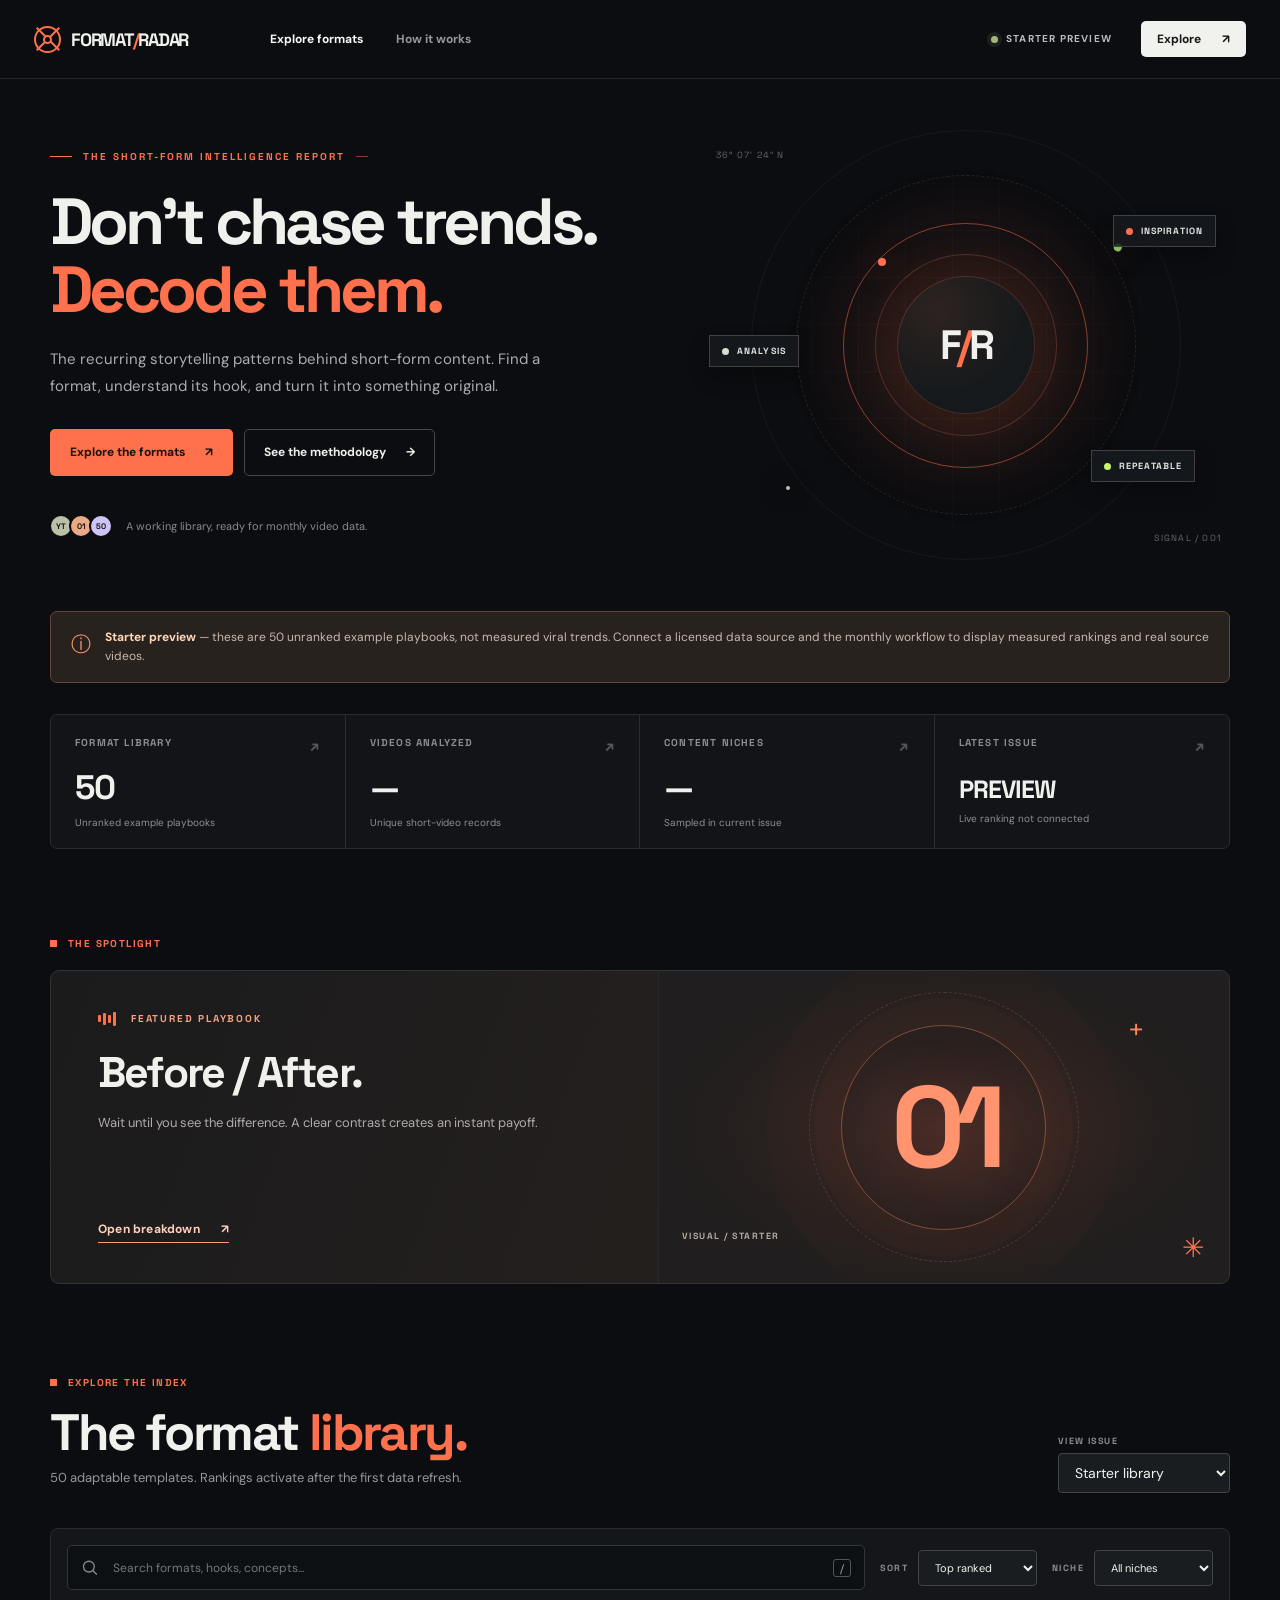
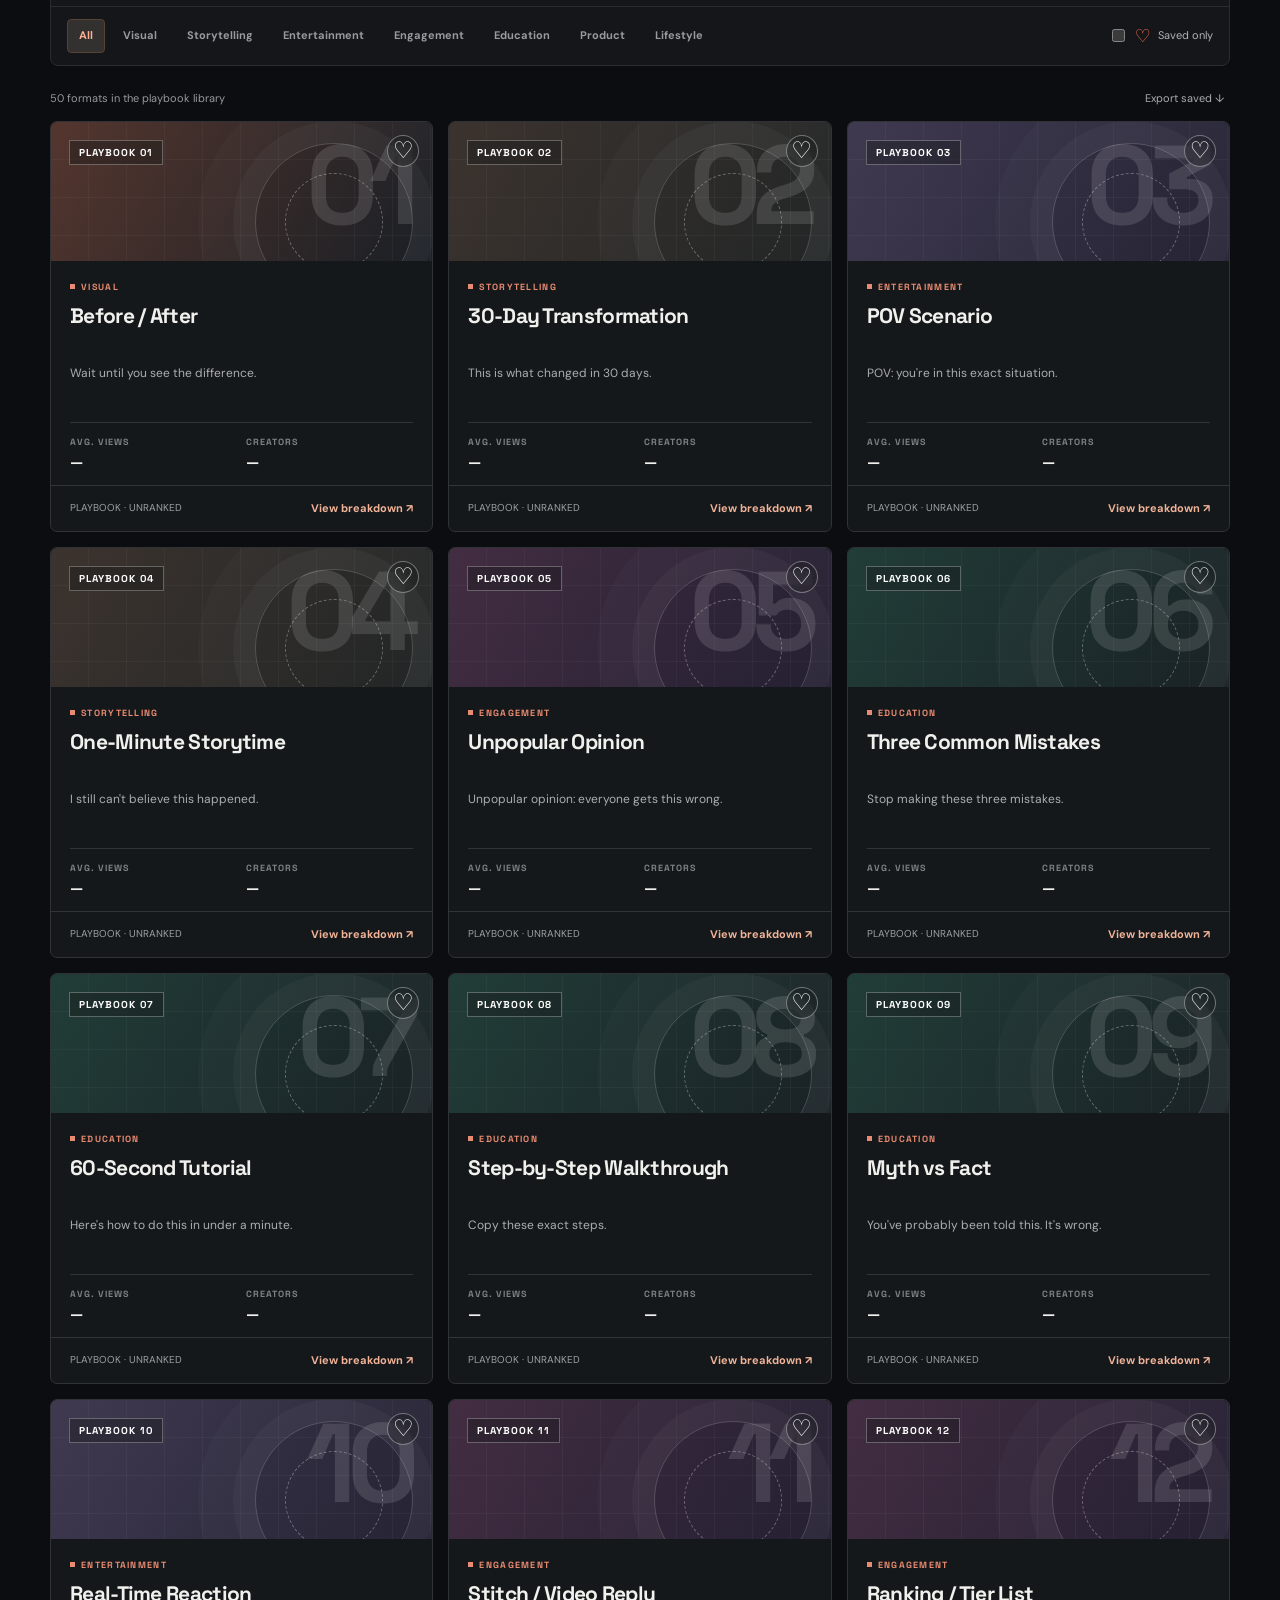
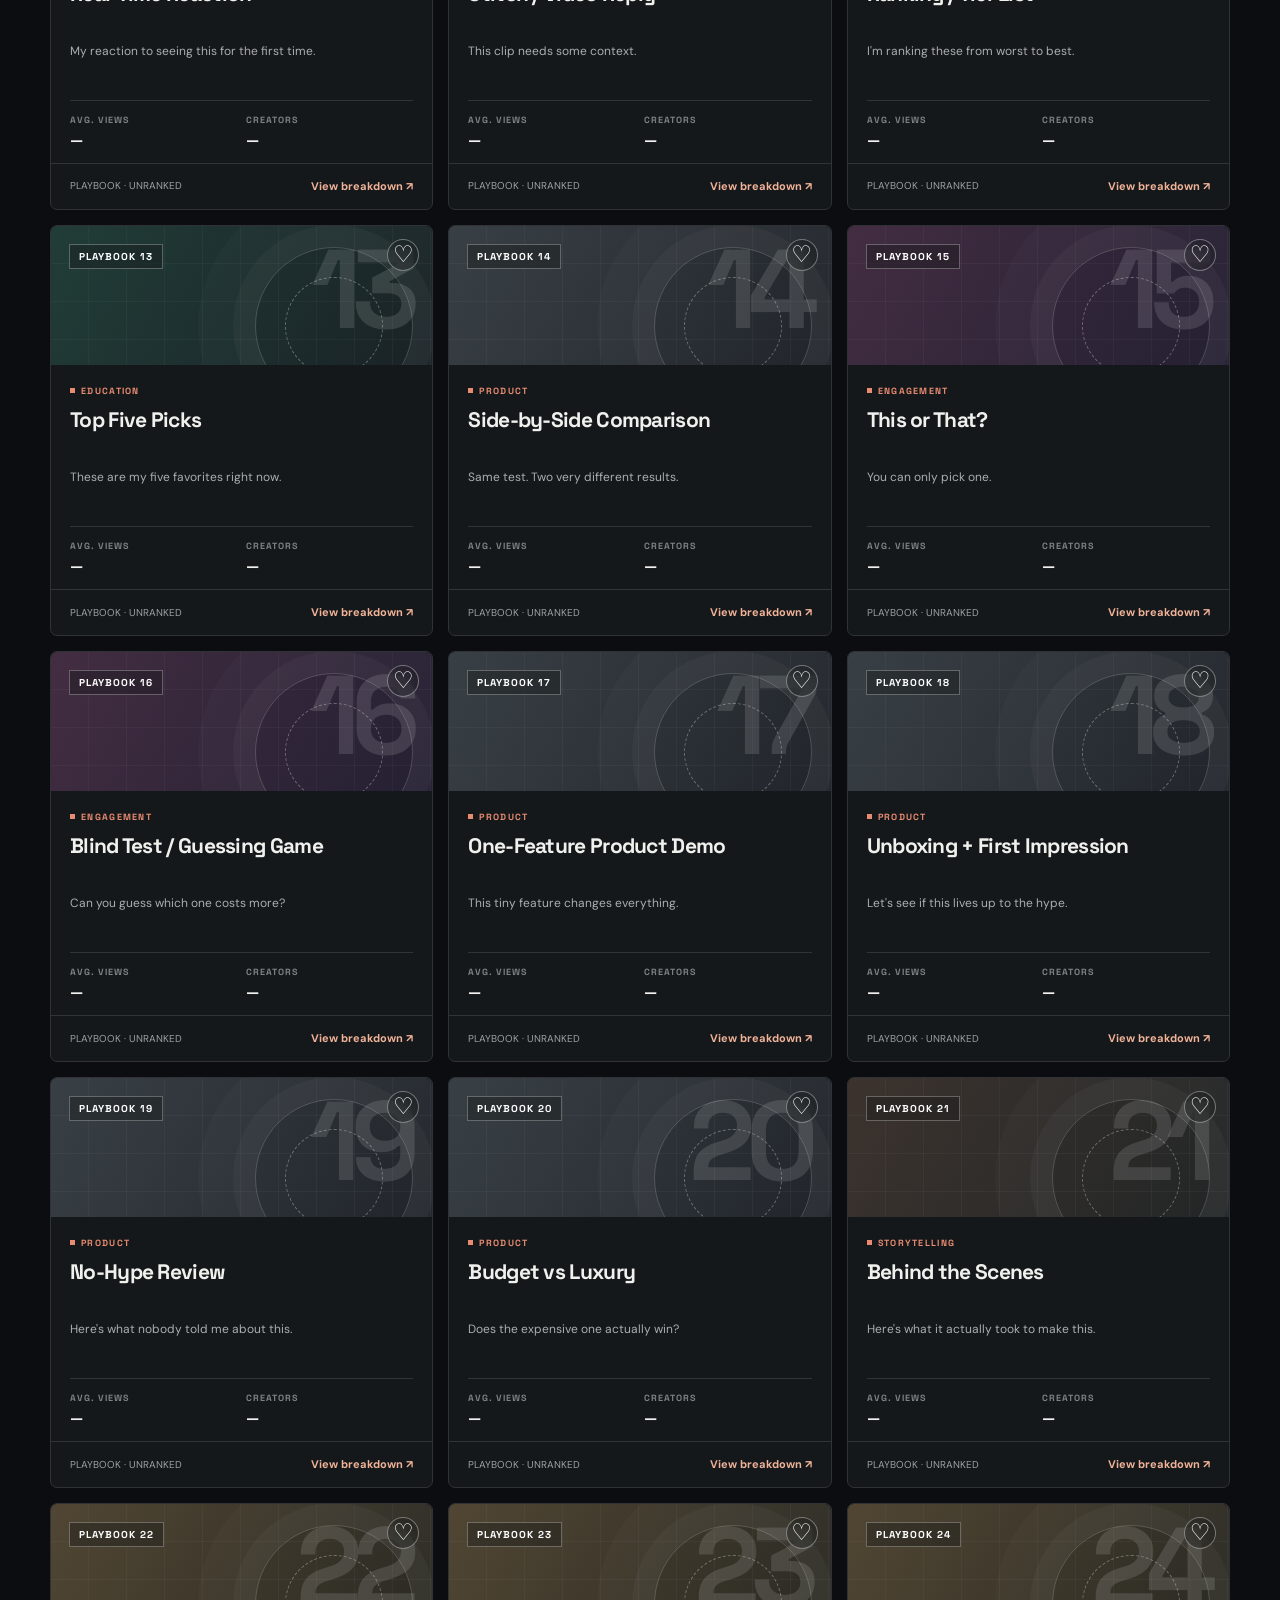
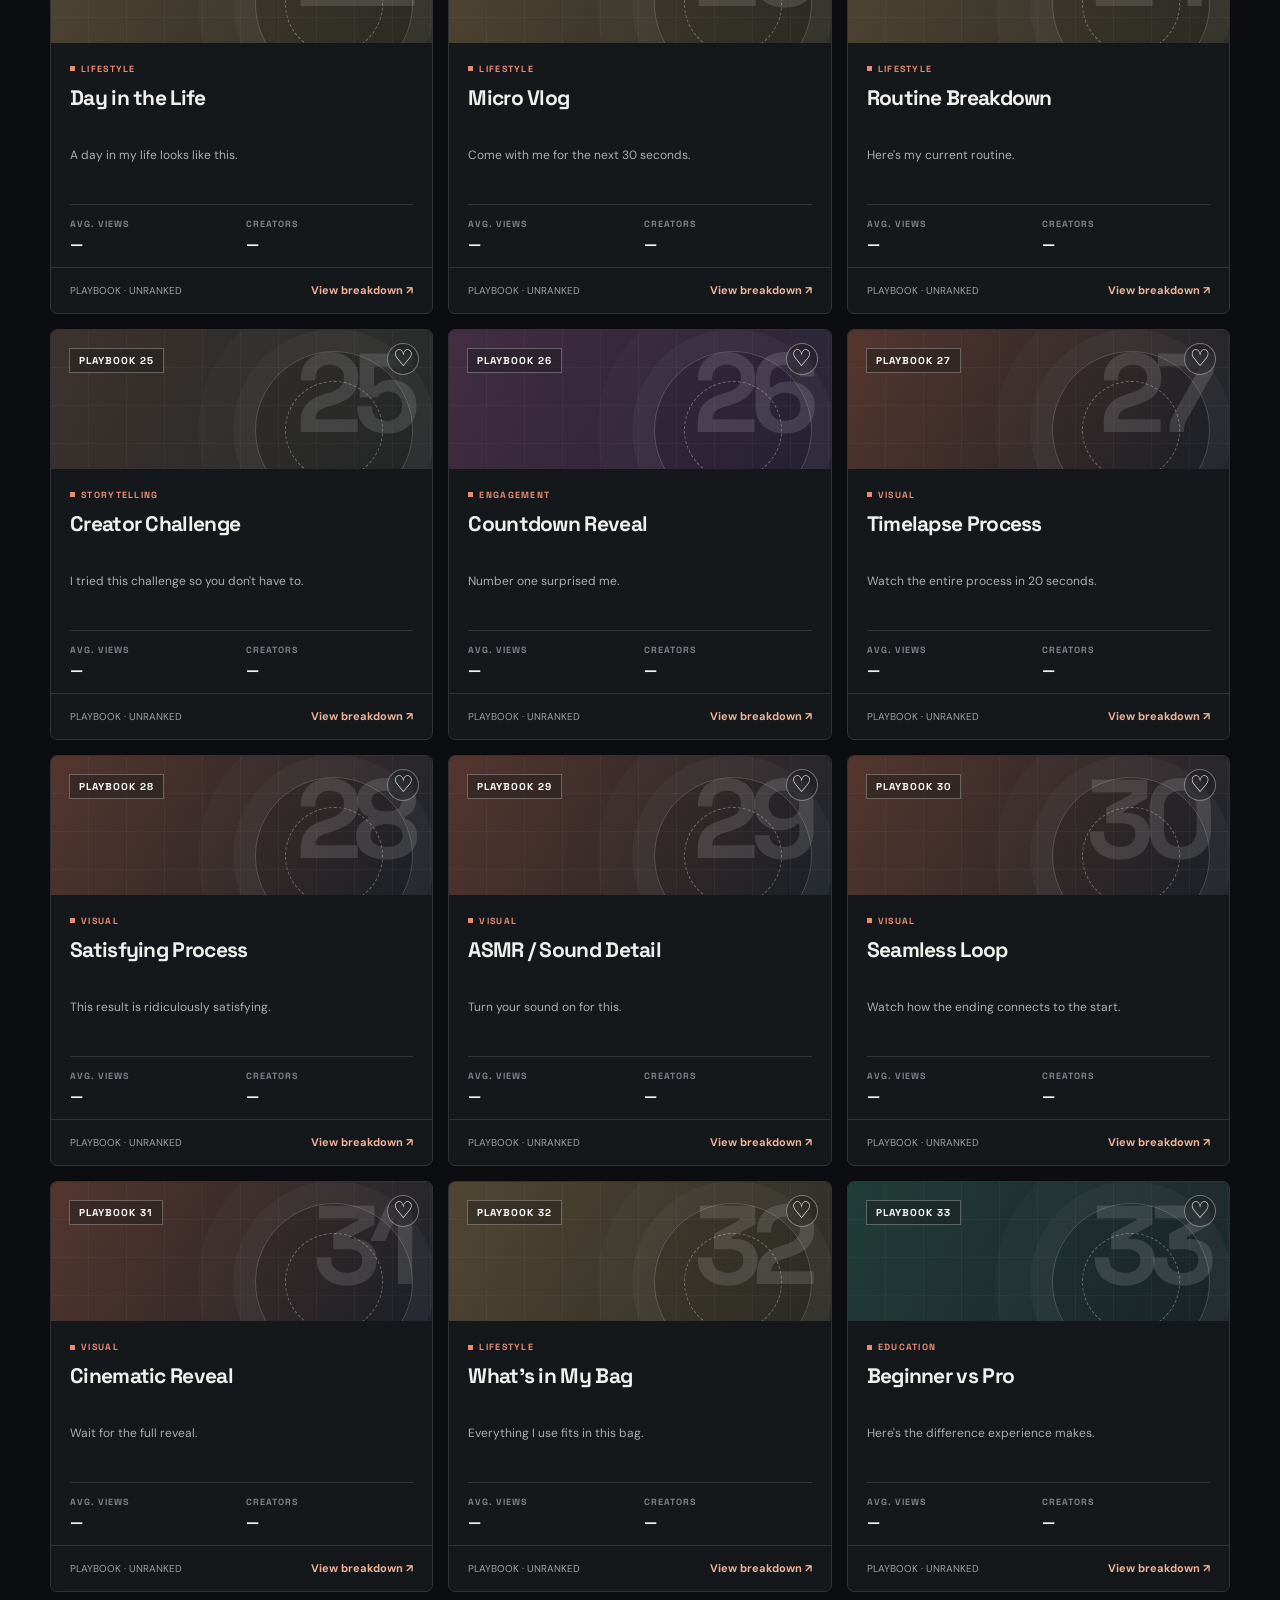
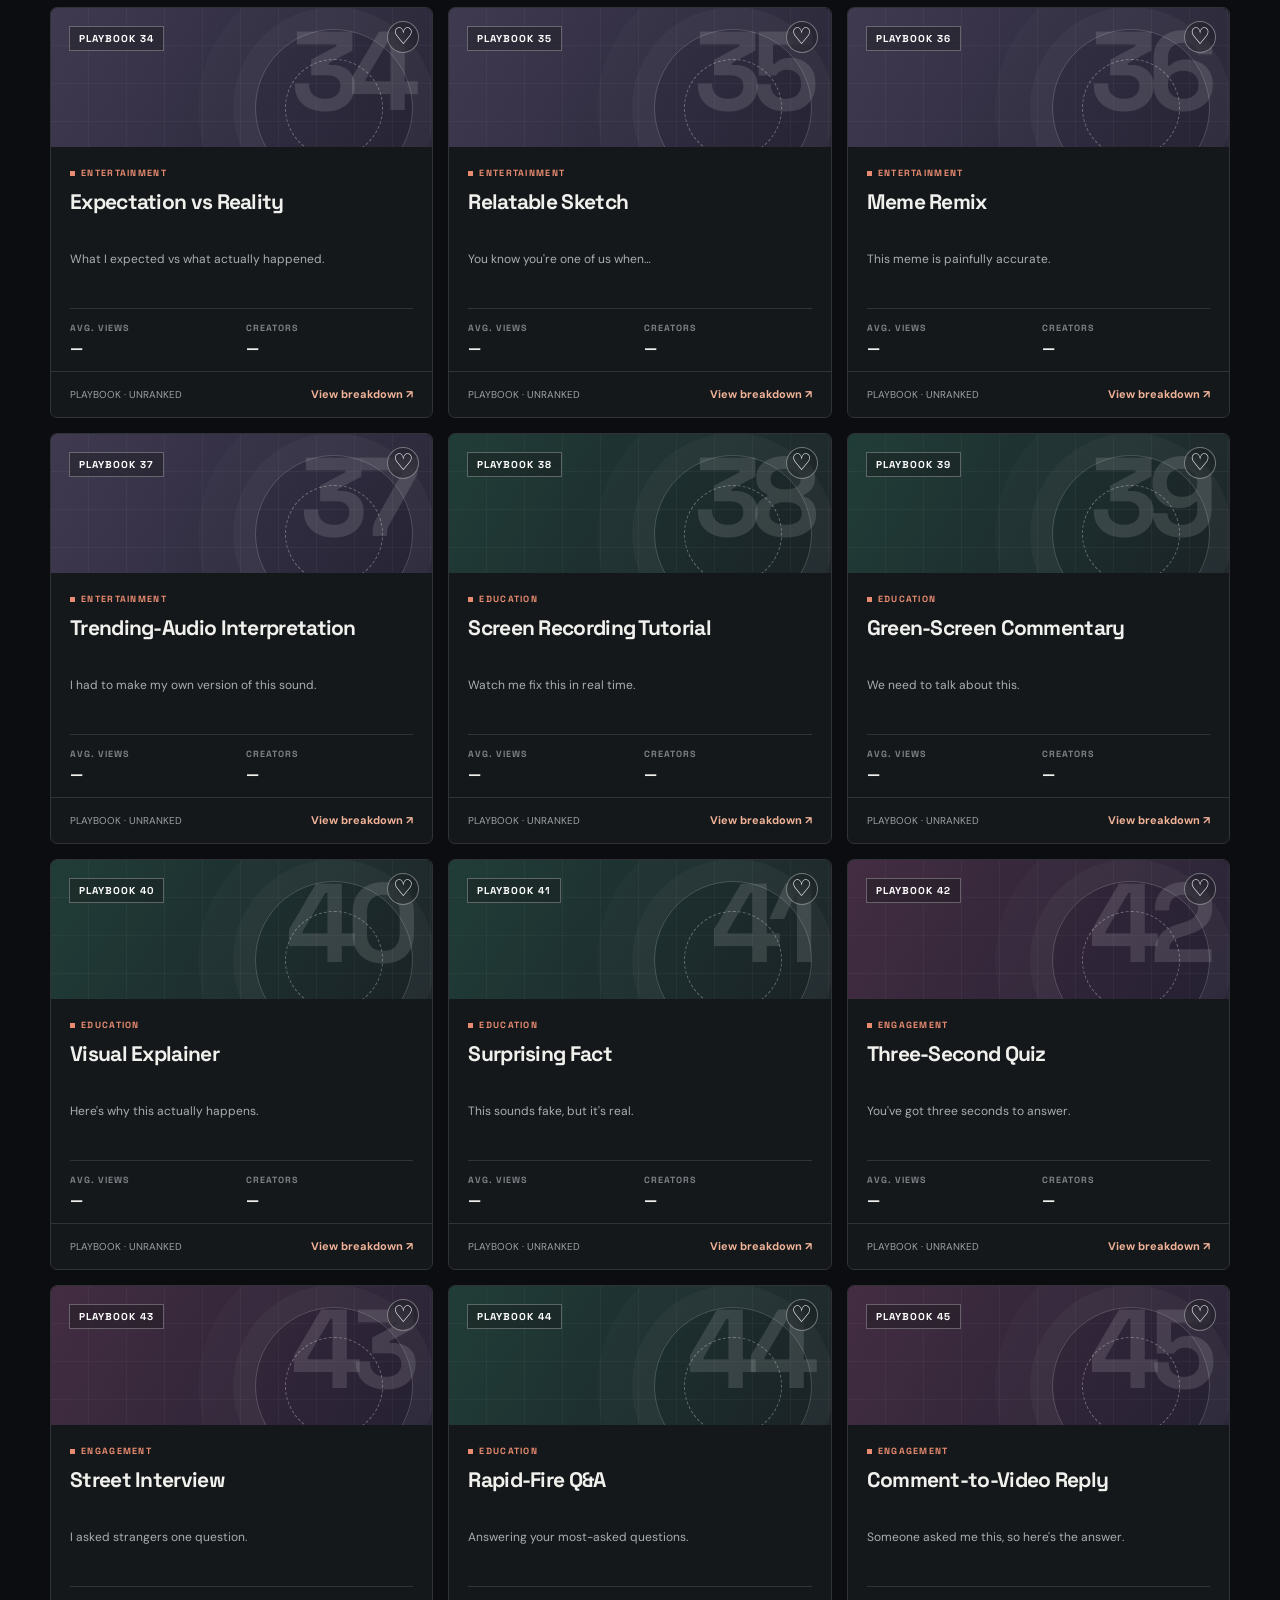
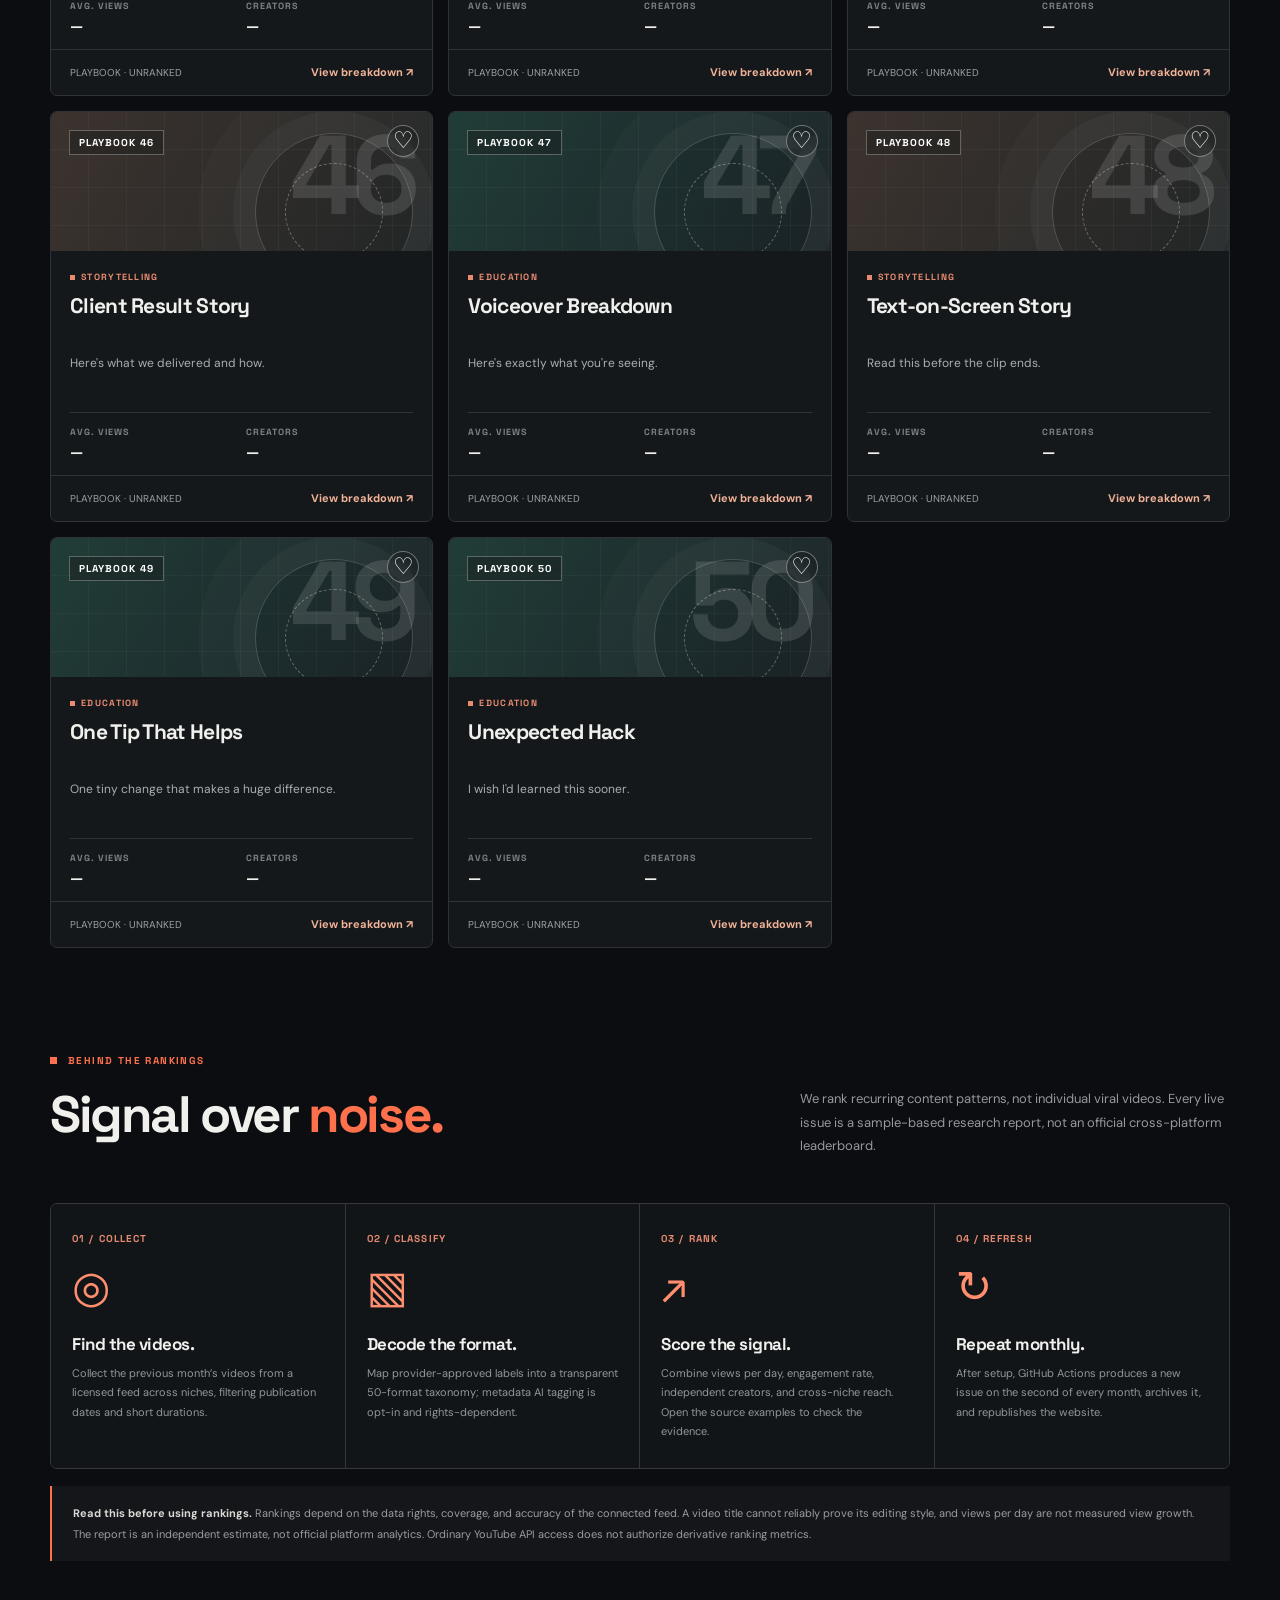
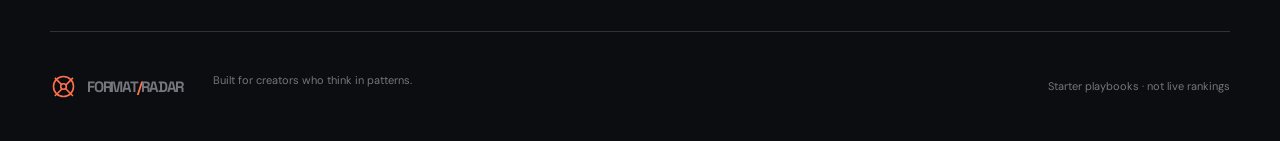
<file: site/index.html>
<!doctype html>
<html lang="en">
<head>
  <meta charset="utf-8">
  <meta name="viewport" content="width=device-width,initial-scale=1,viewport-fit=cover">
  <meta name="description" content="Discover reusable short-form video formats, ranked monthly from public video evidence.">
  <meta name="theme-color" content="#0b0d10">
  <title>Format Radar — Find the pattern, make it yours</title>
  <link rel="preconnect" href="https://fonts.googleapis.com">
  <link rel="preconnect" href="https://fonts.gstatic.com" crossorigin>
  <link href="https://fonts.googleapis.com/css2?family=DM+Sans:wght@400;500;600;700&family=Space+Grotesk:wght@400;500;600;700&display=swap" rel="stylesheet">
  <link rel="stylesheet" href="styles.css">
  <script src="app.js" defer></script>
</head>
<body>
  <div class="site-shell">
    <header class="topbar">
      <a class="brand" href="#top" aria-label="Format Radar home">
        <span class="brand-icon" aria-hidden="true"><span></span></span>
        <span>FORMAT<span class="brand-slash">/</span>RADAR</span>
      </a>
      <nav class="nav" aria-label="Primary navigation">
        <a class="nav-link current" href="#formats">Explore formats</a>
        <a class="nav-link" href="#how-it-works">How it works</a>
      </nav>
      <div class="topbar-right">
        <span class="topbar-status" id="topStatus"><span class="status-dot"></span> Loading issue</span>
        <a class="topbar-cta" href="#formats">Explore <span aria-hidden="true">↗</span></a>
      </div>
    </header>
    <main id="top">
      <section class="hero container" aria-labelledby="heroTitle">
        <div class="hero-copy">
          <p class="eyebrow"><span class="eyebrow-line"></span> THE SHORT-FORM INTELLIGENCE REPORT <span class="eyebrow-line"></span></p>
          <h1 id="heroTitle">Don't chase trends.<br><span>Decode them.</span></h1>
          <p class="hero-description">The recurring storytelling patterns behind short-form content. Find a format, understand its hook, and turn it into something original.</p>
          <div class="hero-actions">
            <a class="button button-primary" href="#formats">Explore the formats <span aria-hidden="true">↗</span></a>
            <a class="button button-outline" href="#how-it-works">See the methodology <span aria-hidden="true">→</span></a>
          </div>
          <div class="hero-source"><span class="hero-avatar-stack" aria-hidden="true"><span>YT</span><span>01</span><span>50</span></span><span id="sourceCaption">A working library, ready for monthly video data.</span></div>
        </div>
        <div class="hero-art" aria-hidden="true">
          <div class="orbit orbit-one"></div><div class="orbit orbit-two"></div><div class="orbit orbit-three"></div>
          <div class="orbit-center"><div class="center-core"><span>F<span class="core-slash">/</span>R</span></div></div>
          <div class="float-chip chip-a"><span class="chip-dot warm"></span> INSPIRATION</div>
          <div class="float-chip chip-b"><span class="chip-dot"></span> ANALYSIS</div>
          <div class="float-chip chip-c"><span class="chip-dot green"></span> REPEATABLE</div>
          <div class="radar-grid"></div>
          <div class="art-coordinate top-left">36° 07′ 24″ N</div>
          <div class="art-coordinate bottom-right">SIGNAL / 001</div>
        </div>
      </section>

      <div class="container"><div id="demoBanner" class="demo-banner" role="status" hidden><span class="demo-symbol">ⓘ</span><div><strong>Starter preview</strong> — these are 50 unranked example playbooks, not measured viral trends. Connect a licensed data source and the monthly workflow to display measured rankings and real source videos.</div></div></div>

      <section class="stats-wrap container" aria-label="Current issue statistics">
        <div class="stat"><div class="stat-label">FORMAT LIBRARY <span>↗</span></div><div class="stat-value" id="statFormats">—</div><div class="stat-foot" id="statFormatsFoot">Reusable ideas</div></div>
        <div class="stat"><div class="stat-label">VIDEOS ANALYZED <span>↗</span></div><div class="stat-value" id="statVideos">—</div><div class="stat-foot">Unique short-video records</div></div>
        <div class="stat"><div class="stat-label">CONTENT NICHES <span>↗</span></div><div class="stat-value" id="statNiches">—</div><div class="stat-foot">Sampled in current issue</div></div>
        <div class="stat"><div class="stat-label">LATEST ISSUE <span>↗</span></div><div class="stat-value stat-issue" id="statIssue">—</div><div class="stat-foot" id="statIssueFoot">Monthly, automated</div></div>
      </section>

      <section class="spotlight container" id="spotlight" aria-labelledby="spotlightHeading">
        <div class="section-kicker"><span class="kicker-square"></span> THE SPOTLIGHT</div>
        <div class="spotlight-card">
          <div class="spotlight-left">
            <div class="spotlight-overline"><span class="signal-bars"><i></i><i></i><i></i><i></i></span><span id="spotlightOverline">FEATURED PLAYBOOK</span></div>
            <h2 id="spotlightHeading">Finding your signal<span class="punct">.</span></h2>
            <p id="spotlightDescription">Explore the playbooks below to learn how each structure works.</p>
            <button type="button" class="text-action" id="spotlightAction">Open breakdown <span aria-hidden="true">↗</span></button>
          </div>
          <div class="spotlight-right">
            <div class="spotlight-graphic"><span class="graphic-ring ring-large"></span><span class="graphic-ring ring-small"></span><span class="graphic-cross">+</span><span class="graphic-number" id="spotlightNumber">01</span></div>
            <div class="spotlight-meta"><span id="spotlightCategory">FORMAT / PATTERN</span><span class="orange-asterisk">✳</span></div>
          </div>
        </div>
      </section>

      <section class="library container" id="formats" aria-labelledby="libraryHeading">
        <div class="section-kicker"><span class="kicker-square"></span> EXPLORE THE INDEX</div>
        <div class="library-heading">
          <div><h2 id="libraryHeading">The format <span>library.</span></h2><p id="librarySubhead">50 adaptable content frameworks to explore.</p></div>
          <div class="issue-switcher"><label for="issueSelect">VIEW ISSUE</label><select id="issueSelect"><option value="demo">Starter library</option></select></div>
        </div>
        <div class="filter-panel">
          <div class="filter-primary">
            <label class="search-box"><svg width="19" height="19" viewBox="0 0 24 24" fill="none" stroke="currentColor" stroke-width="1.8" stroke-linecap="round"><circle cx="10.8" cy="10.8" r="7.4"/><path d="m16.2 16.2 5 5"/></svg><input type="search" id="searchInput" placeholder="Search formats, hooks, concepts..." aria-label="Search formats"><kbd>/</kbd></label>
            <label class="sort-control"><span>SORT</span><select id="sortSelect"><option value="rank">Top ranked</option><option value="creators">Most creators</option><option value="views">Most views</option><option value="az">A–Z</option></select></label>
            <label class="sort-control niche-control"><span>NICHE</span><select id="nicheSelect"><option value="all">All niches</option></select></label>
          </div>
          <div class="filter-secondary"><div class="category-pills" id="categoryPills" role="group" aria-label="Category filters"></div><label class="saved-toggle"><input type="checkbox" id="savedOnly"><span class="heart-outline">♡</span> Saved only</label></div>
        </div>
        <div class="results-bar"><span id="resultsCount">Loading formats...</span><button type="button" id="exportSaved" class="quiet-action">Export saved <span aria-hidden="true">↓</span></button></div>
        <div id="cards" class="cards-grid" aria-live="polite"></div>
        <div id="emptyState" class="empty-state" hidden><span>⌕</span><h3>No matching formats</h3><p>Try a different search, niche, or category.</p><button class="button button-outline" type="button" id="clearFilters">Clear filters</button></div>
      </section>

      <section class="method container" id="how-it-works" aria-labelledby="methodHeading">
        <div class="section-kicker"><span class="kicker-square"></span> BEHIND THE RANKINGS</div>
        <div class="method-header"><h2 id="methodHeading">Signal over <em>noise.</em></h2><p>We rank recurring content patterns, not individual viral videos. Every live issue is a sample-based research report, not an official cross-platform leaderboard.</p></div>
        <div class="method-steps"><div class="method-step"><span class="method-num">01 / COLLECT</span><div class="method-glyph">◎</div><h3>Find the videos.</h3><p>Collect the previous month’s videos from a licensed feed across niches, filtering publication dates and short durations.</p></div><div class="method-step"><span class="method-num">02 / CLASSIFY</span><div class="method-glyph">▧</div><h3>Decode the format.</h3><p>Map provider-approved labels into a transparent 50-format taxonomy; metadata AI tagging is opt-in and rights-dependent.</p></div><div class="method-step"><span class="method-num">03 / RANK</span><div class="method-glyph">↗</div><h3>Score the signal.</h3><p>Combine views per day, engagement rate, independent creators, and cross-niche reach. Open the source examples to check the evidence.</p></div><div class="method-step"><span class="method-num">04 / REFRESH</span><div class="method-glyph">↻</div><h3>Repeat monthly.</h3><p>After setup, GitHub Actions produces a new issue on the second of every month, archives it, and republishes the website.</p></div></div>
        <div class="method-disclosure"><strong>Read this before using rankings.</strong> Rankings depend on the data rights, coverage, and accuracy of the connected feed. A video title cannot reliably prove its editing style, and views per day are not measured view growth. The report is an independent estimate, not official platform analytics. Ordinary YouTube API access does not authorize derivative ranking metrics.</div>
      </section>
    </main>
    <footer class="footer container"><a class="brand footer-brand" href="#top"><span class="brand-icon" aria-hidden="true"><span></span></span><span>FORMAT<span class="brand-slash">/</span>RADAR</span></a><p>Built for creators who think in patterns.</p><span id="footerUpdated">Starter library · 2026</span></footer>
  </div>
  <dialog id="detailDialog" class="detail-dialog" aria-labelledby="detailTitle">
    <div class="drawer-wrap">
      <div class="drawer-top"><div class="drawer-mini-brand"><span class="brand-icon" aria-hidden="true"><span></span></span> FORMAT / BREAKDOWN</div><button class="icon-button" type="button" id="closeDialog" aria-label="Close details">×</button></div>
      <div class="drawer-body" id="drawerBody"></div>
    </div>
  </dialog>
  <div id="toast" class="toast" role="status" aria-live="polite"></div>
</body>
</html>
</file>
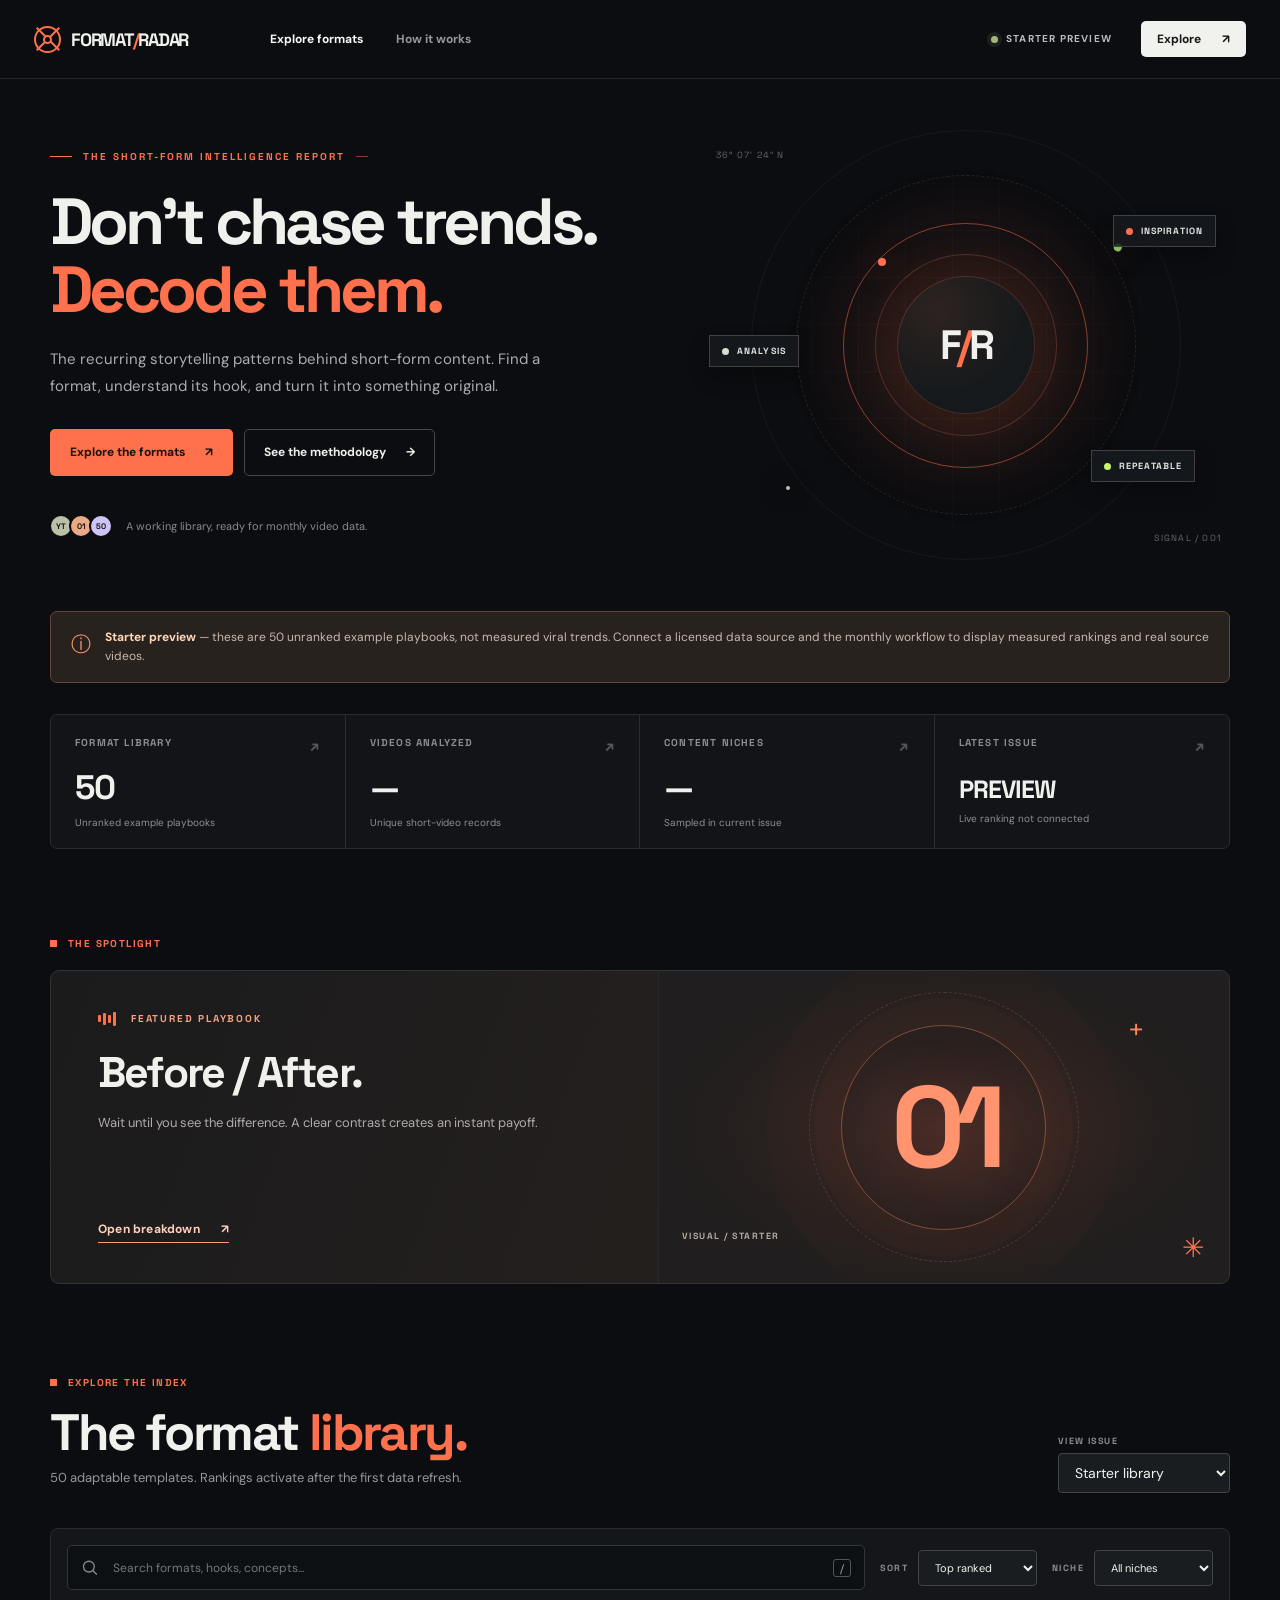
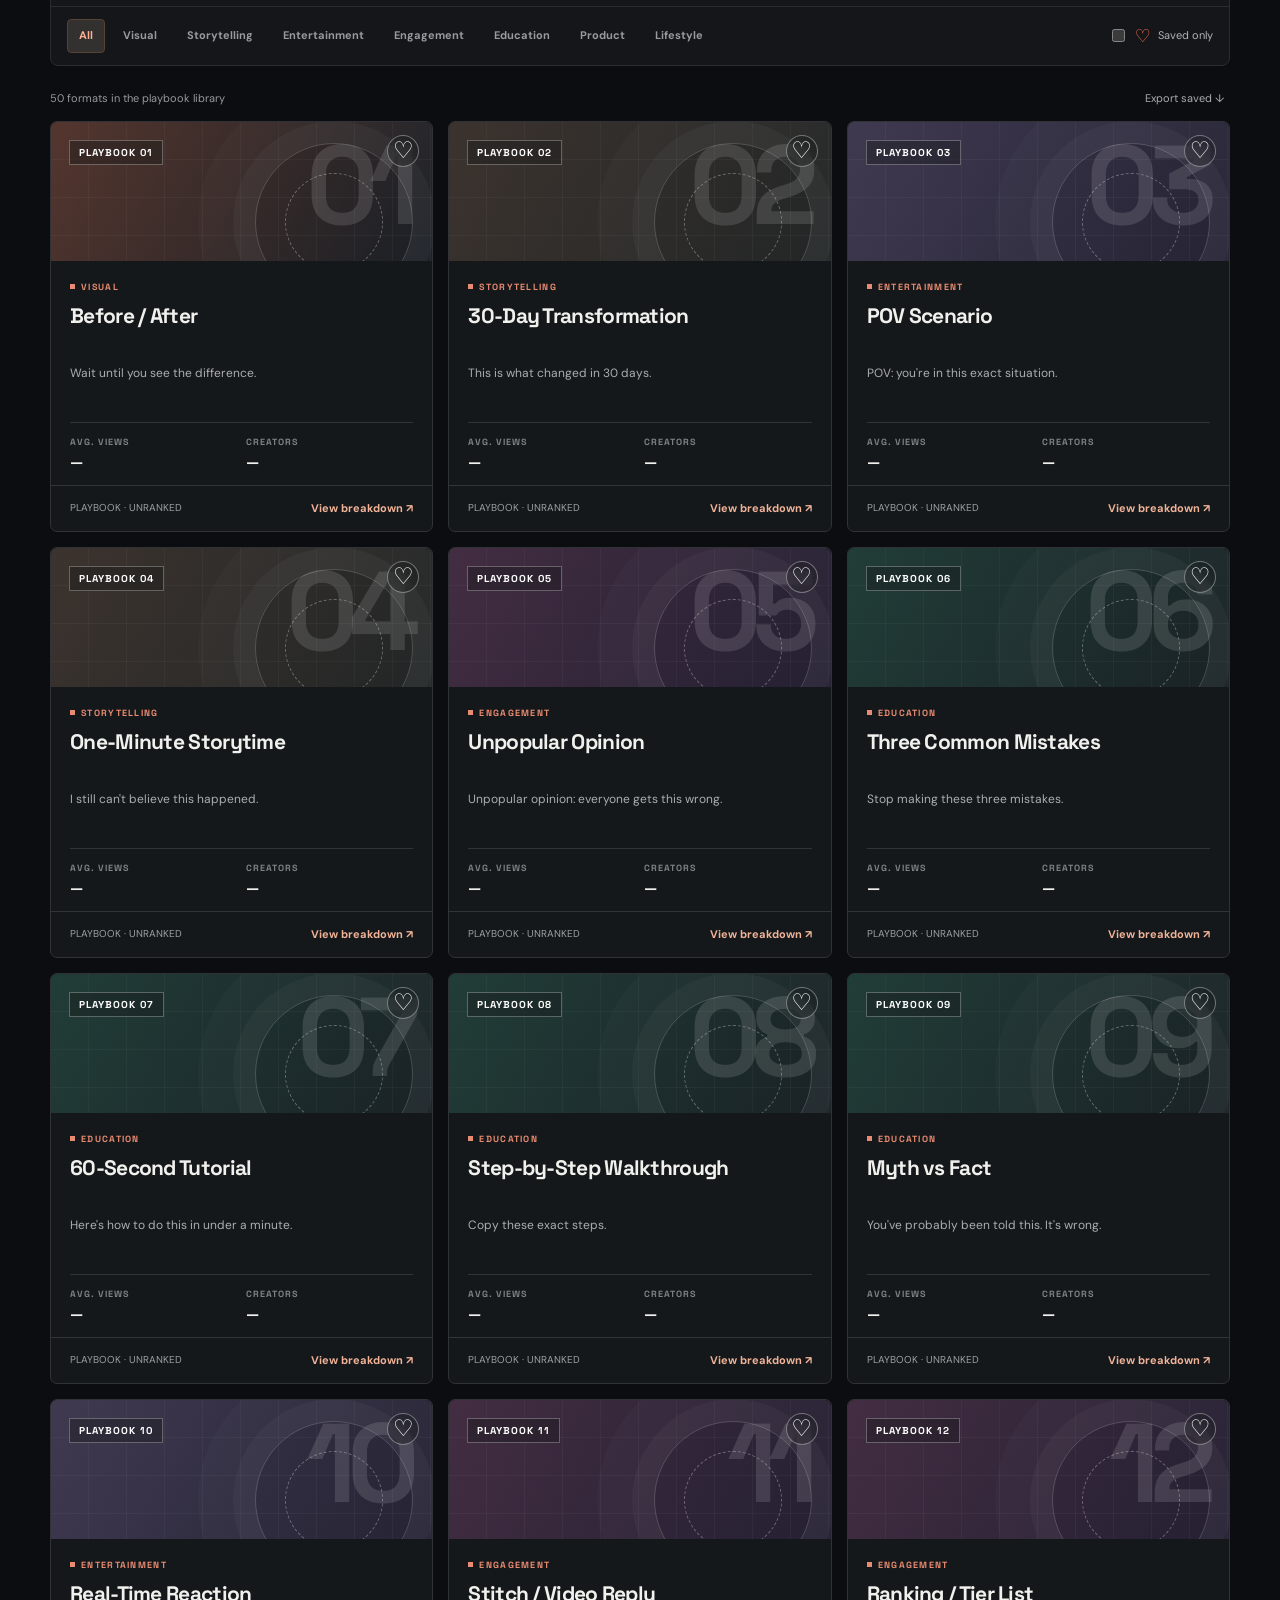
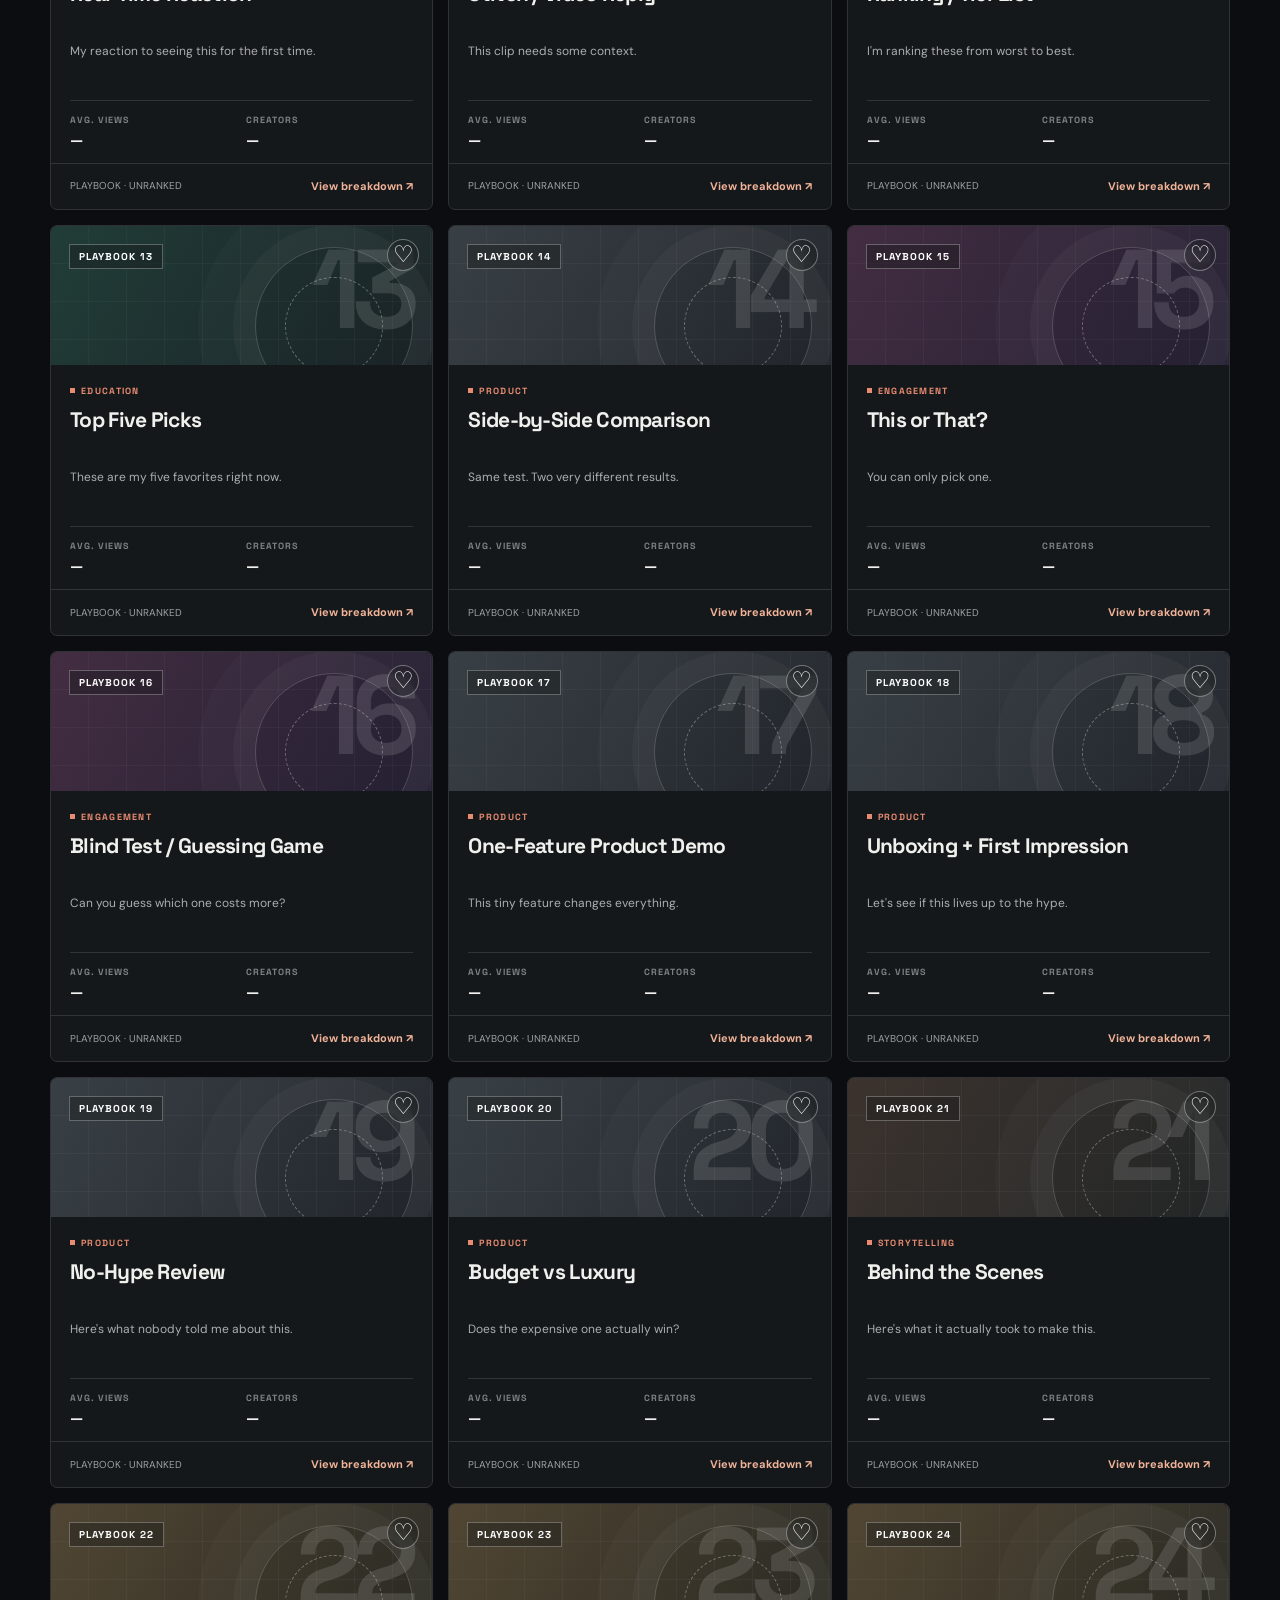
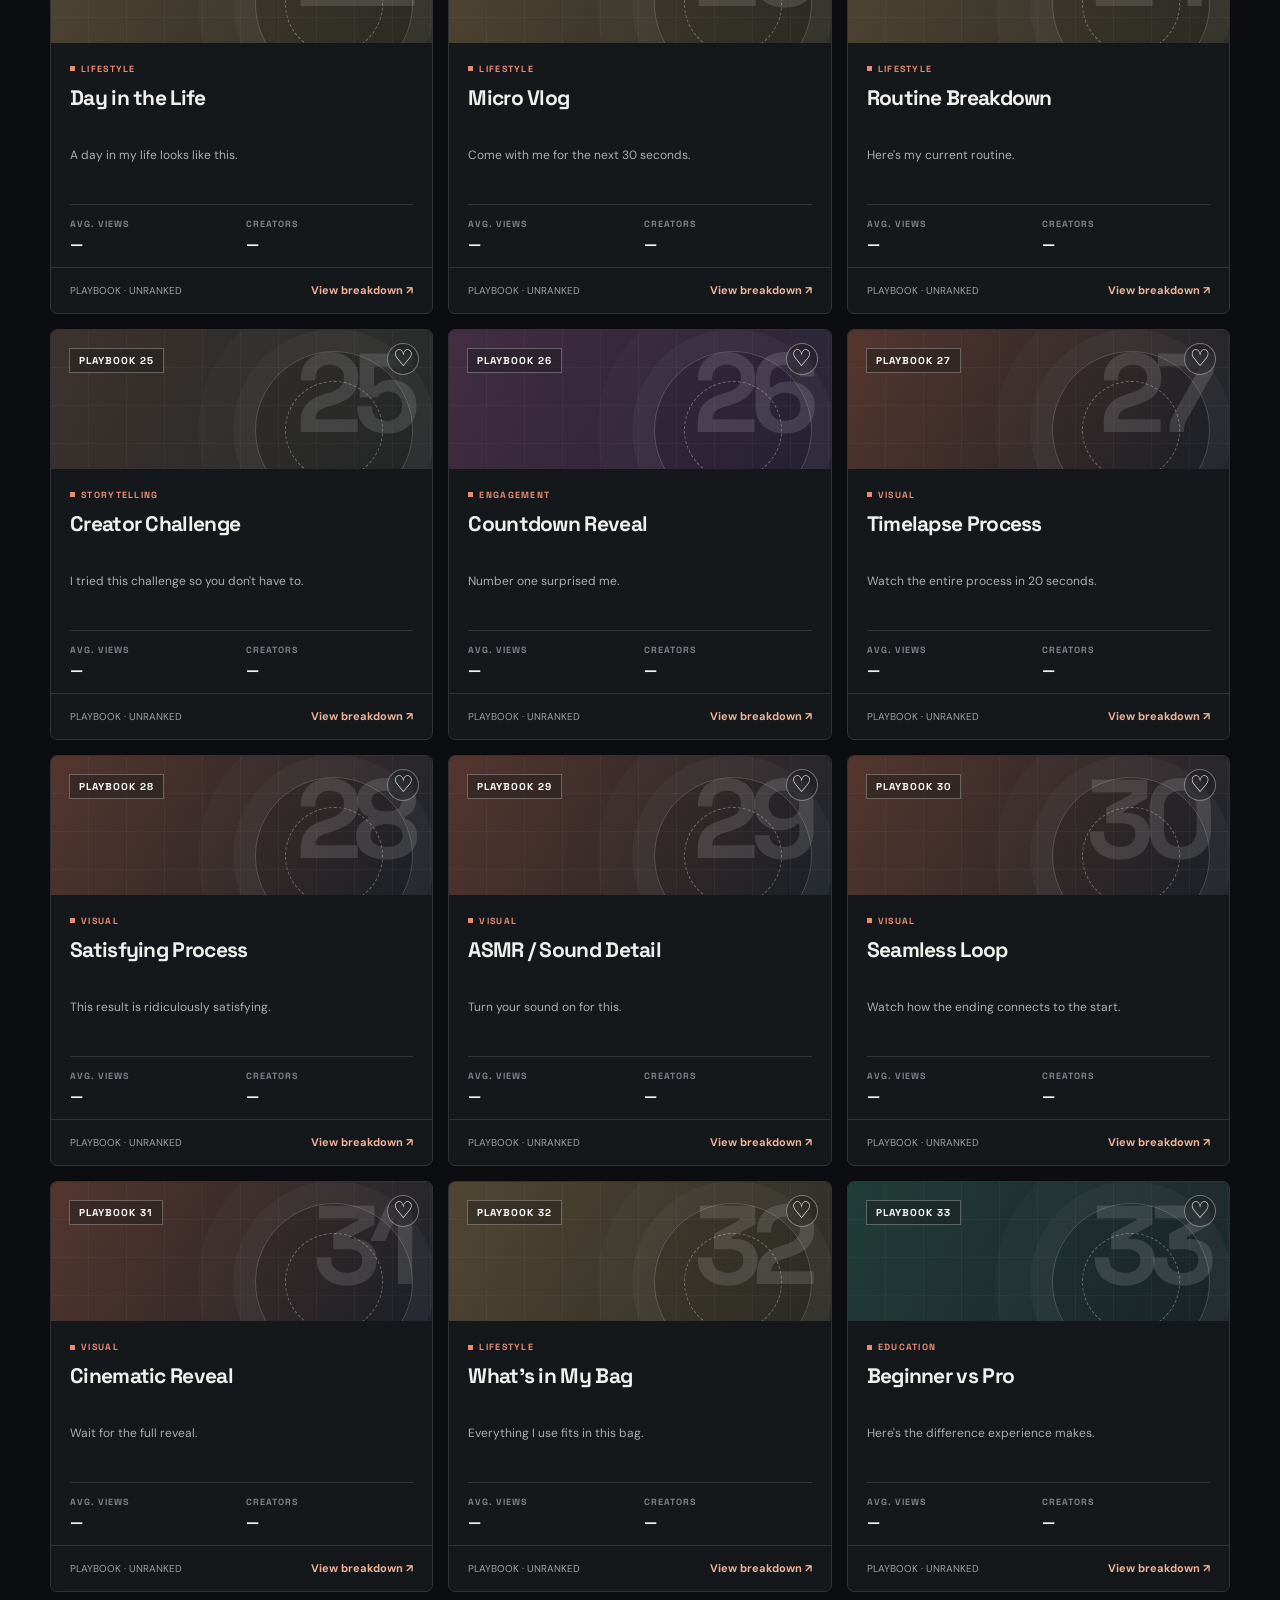
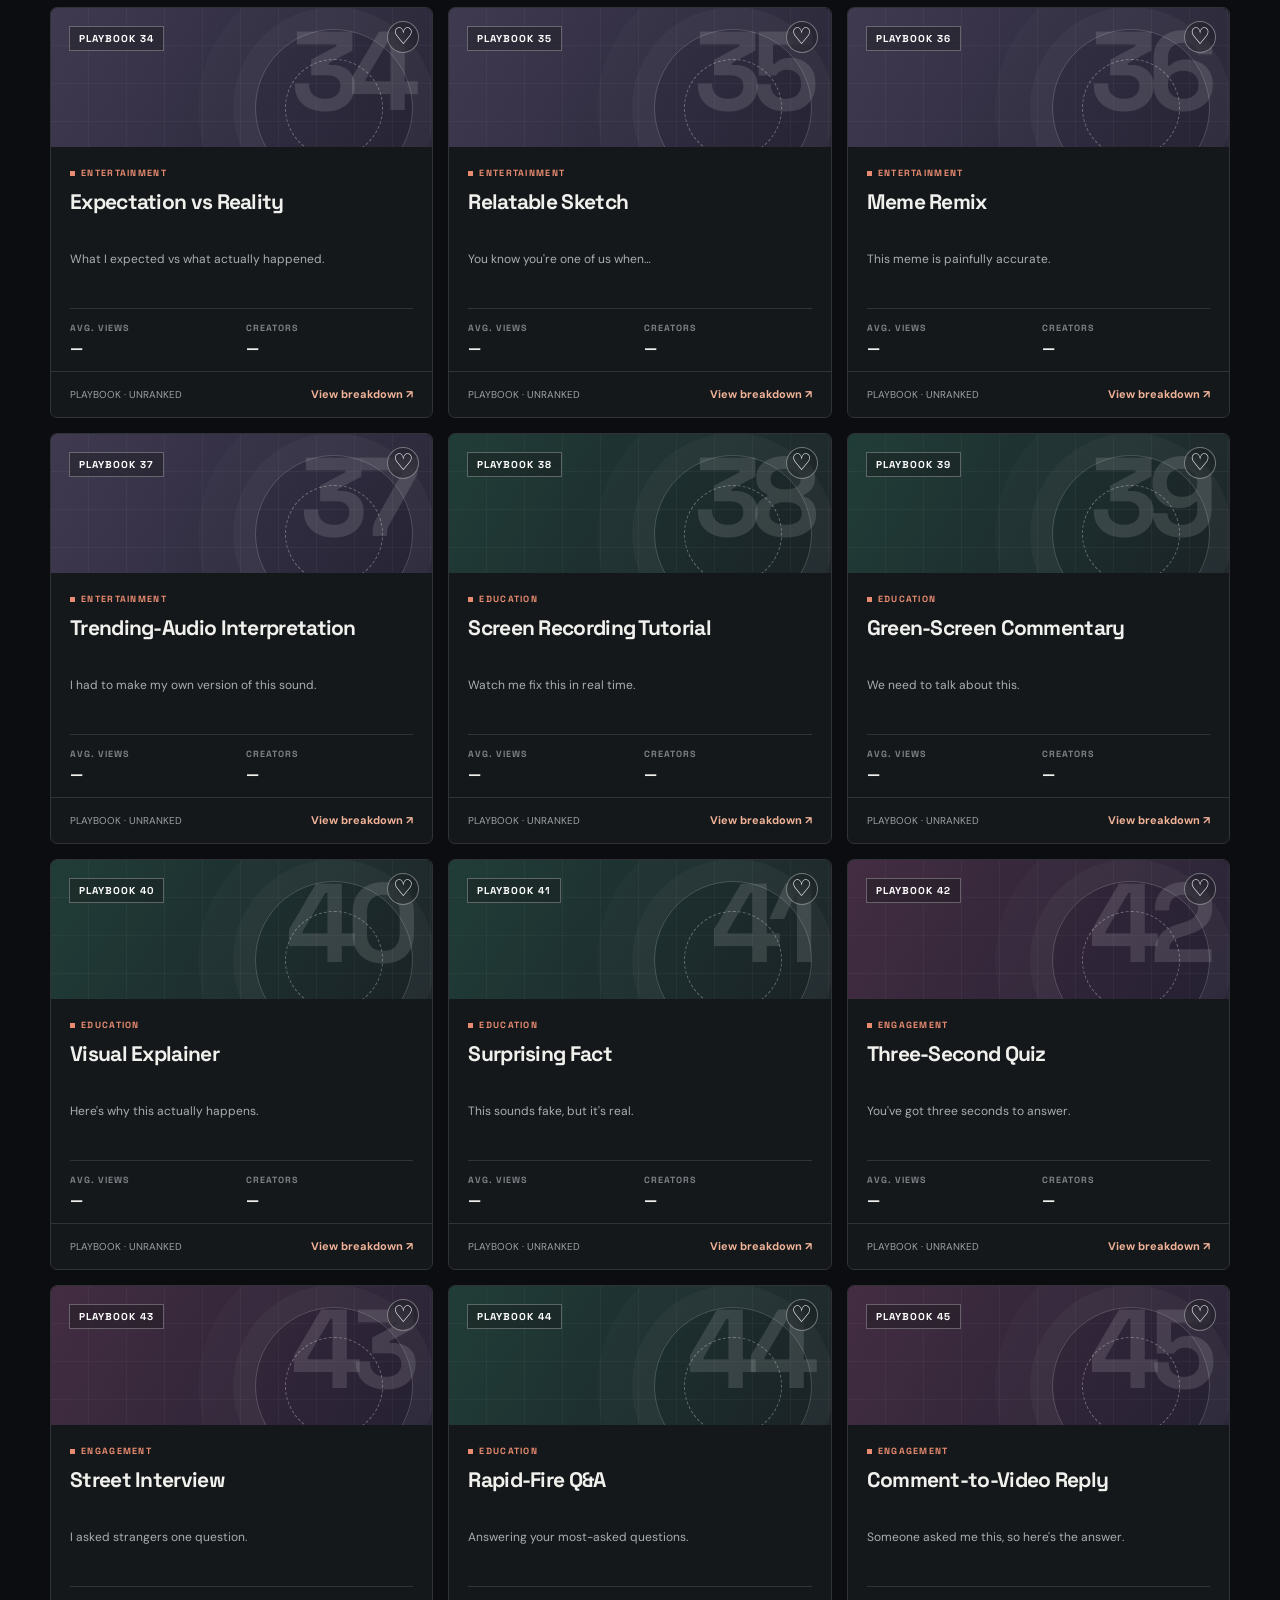
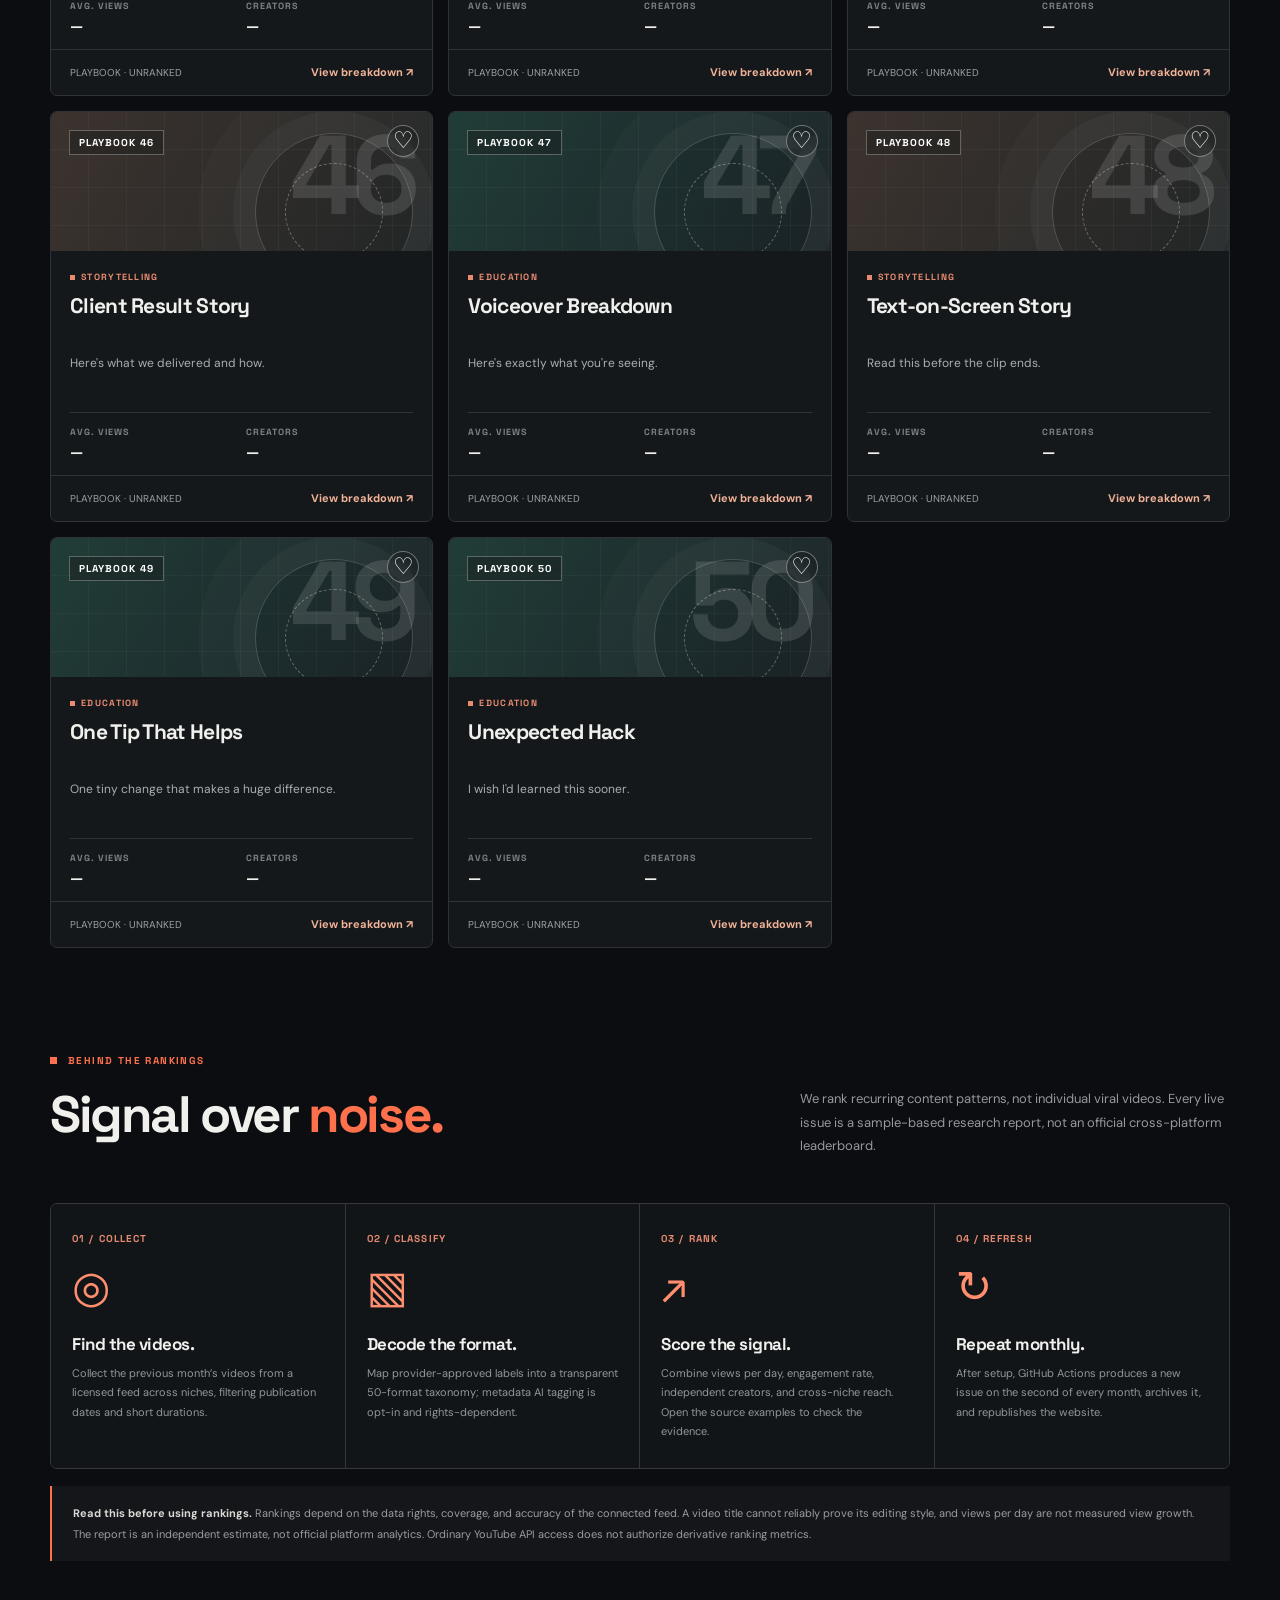
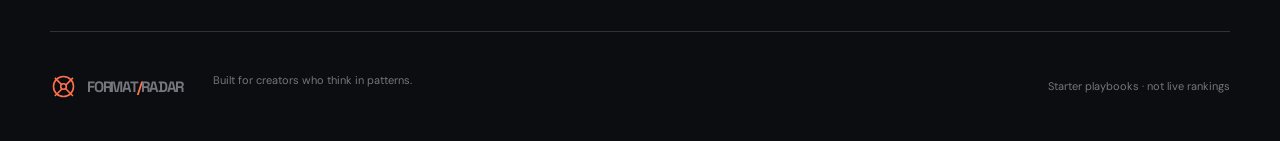
<file: preview.html>
<!doctype html>
<html lang="en">
<head>
  <meta charset="utf-8">
  <meta name="viewport" content="width=device-width,initial-scale=1,viewport-fit=cover">
  <meta name="description" content="Discover reusable short-form video formats, ranked monthly from public video evidence.">
  <meta name="theme-color" content="#0b0d10">
  <title>Format Radar — Find the pattern, make it yours</title>
  <link rel="preconnect" href="https://fonts.googleapis.com">
  <link rel="preconnect" href="https://fonts.gstatic.com" crossorigin>
  <link href="https://fonts.googleapis.com/css2?family=DM+Sans:wght@400;500;600;700&family=Space+Grotesk:wght@400;500;600;700&display=swap" rel="stylesheet">
  <style>
:root{color-scheme:dark;--bg:#0b0d10;--panel:#14171a;--panel2:#1a1d22;--line:#292c30;--text:#f0f0ed;--muted:#8e9196;--orange:#ff704d;--lime:#c6f66b;--font:'DM Sans',system-ui,-apple-system,sans-serif;--display:'Space Grotesk',var(--font)}
*{box-sizing:border-box}html{scroll-behavior:smooth}body{margin:0;background:var(--bg);color:var(--text);font:14px/1.55 var(--font);-webkit-font-smoothing:antialiased}button,input,select{font:inherit}button{cursor:pointer}a{color:inherit;text-decoration:none}a:focus-visible,button:focus-visible,input:focus-visible,select:focus-visible{outline:2px solid var(--lime);outline-offset:3px}button:disabled{opacity:.5;cursor:default}[hidden]{display:none!important}.site-shell{overflow:hidden;min-height:100vh}.container{width:min(1180px,calc(100% - 56px));margin-inline:auto}.topbar{max-width:1380px;margin:auto;height:79px;padding:0 34px;border-bottom:1px solid #222529;display:flex;align-items:center;gap:34px}.brand{display:flex;align-items:center;gap:10px;white-space:nowrap;font:700 18px var(--display);letter-spacing:-1.25px}.brand-slash{color:var(--orange)}.brand-icon{width:27px;height:27px;flex:none;border:2px solid var(--orange);border-radius:50%;display:inline-flex;align-items:center;justify-content:center;position:relative}.brand-icon:before,.brand-icon:after{content:'';position:absolute;background:var(--orange)}.brand-icon:before{width:2px;height:32px;transform:rotate(45deg)}.brand-icon:after{width:32px;height:2px;transform:rotate(45deg)}.brand-icon span{width:9px;height:9px;border:2px solid var(--orange);background:var(--bg);border-radius:50%;z-index:1}.nav{display:flex;gap:33px;margin-left:48px}.nav-link{font-size:12px;color:#95989c;font-weight:700}.nav-link:hover,.nav-link.current{color:#f8f9f7}.topbar-right{margin-left:auto;display:flex;gap:29px;align-items:center}.topbar-status{font-size:10px;letter-spacing:1.2px;color:#babdbd;font-weight:700;white-space:nowrap;display:flex;align-items:center;gap:8px}.status-dot{display:inline-block;width:7px;height:7px;border-radius:50%;background:#a4b77c;box-shadow:0 0 0 4px #a4b77c1c}.topbar-cta{background:#f1f2ed;color:#171918;font-size:12px;font-weight:700;border-radius:5px;padding:9px 16px}.topbar-cta span{margin-left:18px}.hero{min-height:509px;display:grid;grid-template-columns:1.08fr .92fr;align-items:center;gap:30px;position:relative}.hero-copy{padding:71px 0 73px;position:relative;z-index:2}.eyebrow,.section-kicker{display:flex;align-items:center;gap:11px;color:var(--orange);font:700 10px var(--display);letter-spacing:2px}.eyebrow-line{width:22px;height:1px;background:var(--orange)}.eyebrow-line:last-child{width:12px;opacity:.5}h1,h2,h3,p{margin-top:0}.hero h1{font:700 clamp(49px,5.1vw,75px)/1.045 var(--display);letter-spacing:-4px;margin:25px 0 22px}.hero h1 span{color:var(--orange)}.hero-description{max-width:510px;color:#aaadb0;font-size:15px;line-height:1.8}.hero-actions{display:flex;gap:11px;margin-top:29px;flex-wrap:wrap}.button{display:inline-flex;align-items:center;justify-content:center;gap:20px;border-radius:5px;border:1px solid transparent;font-size:12px;font-weight:700;padding:13px 19px;min-height:45px}.button-primary{background:var(--orange);color:#141414}.button-primary:hover{background:#ff8a69}.button-outline{background:transparent;border-color:#45484a;color:#efefec}.button-outline:hover{border-color:#aaa}.hero-source{display:flex;align-items:center;gap:13px;margin-top:38px;font-size:11px;color:#86898f}.hero-avatar-stack{display:flex;padding-left:3px}.hero-avatar-stack span{display:flex;justify-content:center;align-items:center;margin-left:-4px;width:24px;height:24px;border:2px solid var(--bg);border-radius:50%;font:700 8px var(--display);color:#151715;background:#bbc1a9}.hero-avatar-stack span:nth-child(2){background:#ebaa85}.hero-avatar-stack span:nth-child(3){background:#cfc4f5}.hero-art{min-height:450px;position:relative;display:flex;align-items:center;justify-content:center;isolation:isolate}.radar-grid{position:absolute;inset:16px;background-image:linear-gradient(#ffffff08 1px,transparent 1px),linear-gradient(90deg,#ffffff08 1px,transparent 1px);background-size:47px 47px;mask-image:radial-gradient(circle,#000 20%,transparent 73%);z-index:-3}.hero-art:before{content:'';width:350px;height:350px;position:absolute;background:radial-gradient(circle,#ff704d22,transparent 70%);filter:blur(10px);z-index:-2}.orbit{position:absolute;border:1px solid #48414880;border-radius:50%;aspect-ratio:1}.orbit-one{width:245px;border-color:#ff704d80;box-shadow:0 0 100px #ff704d0a}.orbit-two{width:340px;border-style:dashed;border-color:#79736c3d;transform:rotate(24deg)}.orbit-three{width:430px;border-color:#4a424038}.orbit:before{content:'';width:8px;height:8px;border-radius:50%;position:absolute;top:14%;left:14%;background:var(--orange);box-shadow:0 0 30px #ff704d88}.orbit-two:before{background:#a1dd69;left:78%;top:4%}.orbit-three:before{background:#c6bdb3;top:83%;left:8%;width:4px;height:4px}.orbit-center{width:182px;height:182px;border-radius:50%;display:flex;align-items:center;justify-content:center;border:1px solid #ff78523b;background:#ff704d05}.center-core{width:138px;height:138px;background:radial-gradient(circle at 30% 25%,#2d2321,#16191b 60%);box-shadow:inset 0 0 0 1px #ff795d33,0 10px 80px #fa673925;border-radius:50%;display:flex;align-items:center;justify-content:center}.center-core>span{font:700 41px var(--display);letter-spacing:-4px}.core-slash{color:var(--orange)}.float-chip{position:absolute;border:1px solid #424044;background:#17191ddd;color:#e5e5e0;font:700 9px var(--display);letter-spacing:1.1px;padding:9px 12px;display:flex;align-items:center;gap:8px;box-shadow:0 10px 20px #0004}.chip-a{top:95px;right:14px}.chip-b{left:8px;top:215px}.chip-c{bottom:88px;right:35px}.chip-dot{background:#dadbd2;width:7px;height:7px;border-radius:50%}.chip-dot.warm{background:var(--orange)}.chip-dot.green{background:var(--lime)}.art-coordinate{position:absolute;font:9px var(--display);letter-spacing:1.2px;color:#64666b}.art-coordinate.top-left{top:29px;left:15px}.art-coordinate.bottom-right{right:8px;bottom:26px}.demo-banner{margin:0 0 31px;padding:16px 20px;background:#28221e;border:1px solid #644537;border-radius:7px;color:#c7b8ad;display:flex;align-items:flex-start;gap:14px;font-size:12px;line-height:1.6}.demo-banner strong{color:#ffd7b9}.demo-symbol{font-size:20px;color:#ff956d}.stats-wrap{display:grid;grid-template-columns:repeat(4,1fr);border:1px solid var(--line);border-radius:7px;background:#121417}.stat{padding:21px 24px 18px;border-right:1px solid var(--line)}.stat:last-child{border-right:0}.stat-label{display:flex;justify-content:space-between;color:#8b8e90;font:700 10px var(--display);letter-spacing:1.2px}.stat-label span{color:#555960;font-size:15px}.stat-value{font:700 34px/1.15 var(--display);letter-spacing:-1px;margin-top:13px}.stat-issue{font-size:25px;padding-top:7px}.stat-foot{font-size:10px;color:#8d8f92;margin-top:7px}.spotlight{padding-top:88px}.section-kicker{font-size:10px;letter-spacing:1.4px}.kicker-square{background:var(--orange);width:7px;height:7px}.spotlight-card{margin-top:20px;display:grid;grid-template-columns:1.03fr .97fr;min-height:314px;border:1px solid #333335;border-radius:9px;overflow:hidden;background:linear-gradient(110deg,#1b1b1c,#24201e 57%,#2c211e)}.spotlight-left{padding:40px 47px;display:flex;flex-direction:column;align-items:flex-start}.spotlight-overline{display:flex;gap:15px;align-items:center;color:#f2a184;font:700 10px var(--display);letter-spacing:1.8px}.signal-bars{display:flex;height:15px;align-items:center;gap:2px}.signal-bars i{display:block;width:3px;height:7px;background:var(--orange);border-radius:1px}.signal-bars i:nth-child(2){height:12px}.signal-bars i:nth-child(3){height:8px}.signal-bars i:nth-child(4){height:14px}.spotlight h2{font:700 clamp(30px,3.35vw,48px)/1.15 var(--display);letter-spacing:-1.8px;margin:22px 0 14px}.punct{color:var(--orange)}.spotlight p{font-size:13px;color:#b1abad;max-width:440px;line-height:1.8}.text-action{padding:0;border:0;background:transparent;color:#ffd1bd;border-bottom:1px solid #ff977b;letter-spacing:.2px;font-weight:700;font-size:12px;margin-top:auto;padding-bottom:3px}.text-action span{margin-left:18px}.spotlight-right{position:relative;display:flex;align-items:center;justify-content:center;overflow:hidden;background:radial-gradient(ellipse at center,#3d2927 0,#28211f 42%,#201e1e 70%);border-left:1px solid #ffffff0b}.spotlight-graphic{position:absolute;inset:0;display:flex;align-items:center;justify-content:center}.graphic-ring{border:1px solid #b27f6f44;border-radius:50%;position:absolute;aspect-ratio:1}.ring-large{width:270px;border-style:dashed}.ring-small{width:205px;border-color:#e77c5877;box-shadow:0 0 0 27px #ff704d07,0 0 0 75px #ff704d05}.graphic-number{font:700 115px var(--display);color:#ff946f;letter-spacing:-11px;text-shadow:0 20px 80px #fc603c44}.graphic-cross{position:absolute;top:12%;right:15%;font-size:26px;color:#ff855f}.spotlight-meta{position:absolute;bottom:18px;left:23px;right:23px;display:flex;justify-content:space-between;color:#b5aaa4;font:700 9px var(--display);letter-spacing:1.5px}.orange-asterisk{color:var(--orange);font-size:27px}.library{padding-top:92px}.library-heading{margin-top:16px;display:flex;align-items:end;justify-content:space-between;gap:18px}.library-heading h2,.method h2{font:700 clamp(35px,4vw,52px)/1.1 var(--display);letter-spacing:-2.4px;margin-bottom:7px}.library-heading h2 span{color:var(--orange)}.library-heading p{font-size:13px;color:#95989a}.issue-switcher{display:flex;flex-direction:column;gap:6px;margin-bottom:8px;min-width:172px}.issue-switcher label,.sort-control span{font:700 9px var(--display);letter-spacing:1.4px;color:#8b8d91}.issue-switcher select,.sort-control select{color:#f2f2ec;background:#1a1d20;border:1px solid #414448;padding:9px 12px;border-radius:4px;max-width:200px}.filter-panel{margin-top:27px;border:1px solid var(--line);border-radius:8px;background:#141619}.filter-primary{display:flex;align-items:center;gap:15px;padding:16px}.search-box{height:45px;display:flex;align-items:center;gap:12px;background:#0d1013;border:1px solid #32363a;border-radius:5px;padding:0 13px;flex:1;min-width:0;color:#84898e}.search-box:focus-within{border-color:#b28b75}.search-box input{width:100%;background:none;color:#f0f0f0;border:0;outline:none;font-size:12px;min-width:0}.search-box input::placeholder{color:#73777a}.search-box kbd{font:11px var(--display);border:1px solid #51545a;border-radius:3px;color:#a7abaf;padding:1px 6px}.sort-control{display:flex;align-items:center;gap:10px;white-space:nowrap}.sort-control select{min-width:119px;font-size:11px;max-width:155px}.filter-secondary{border-top:1px solid var(--line);padding:12px 16px;display:flex;align-items:center;gap:16px;justify-content:space-between}.category-pills{display:flex;gap:6px;flex-wrap:wrap}.pill{background:none;color:#989b9e;border:1px solid transparent;border-radius:4px;padding:7px 11px;font-size:11px;font-weight:700;white-space:nowrap}.pill:hover{color:white}.pill.active{background:#323130;color:#ffb193;border-color:#584033}.saved-toggle{display:flex;align-items:center;gap:7px;white-space:nowrap;font-size:11px;color:#b1b3b5;cursor:pointer}.saved-toggle input{accent-color:var(--orange)}.heart-outline{font-size:18px;line-height:1;color:var(--orange)}.results-bar{display:flex;justify-content:space-between;align-items:center;margin:23px 0 13px;color:#96999b;font-size:11px}.quiet-action{border:0;background:none;color:#aaaeb0;font-size:11px}.quiet-action:hover{color:#fff}.cards-grid{display:grid;grid-template-columns:repeat(3,minmax(0,1fr));gap:15px}.format-card{min-width:0;display:flex;flex-direction:column;position:relative;border:1px solid #303237;background:#15181b;border-radius:7px;overflow:hidden;transition:transform .18s,border-color .18s,background .18s}.format-card:hover{transform:translateY(-3px);border-color:#68615d;background:#1a1c1f}.card-visual{height:139px;position:relative;overflow:hidden;background:linear-gradient(120deg,var(--tone-a),var(--tone-b))}.card-visual:after{content:'';position:absolute;inset:0;background-image:linear-gradient(transparent 97%,#ffffff10 98%),linear-gradient(90deg,transparent 97%,#ffffff10 98%);background-size:38px 38px;opacity:.6}.card-ellipse{position:absolute;width:158px;height:158px;border:1px solid #ffffff30;border-radius:50%;top:21px;right:5%;box-shadow:0 0 0 22px #ffffff08,0 0 0 57px #ffffff05}.card-ellipse:after{content:'';position:absolute;inset:29px;border-radius:50%;border:1px dashed #ffffff50}.card-watermark{position:absolute;right:22px;top:8px;font:700 112px var(--display);letter-spacing:-10px;color:#ffffff20;line-height:1;z-index:1}.card-index{position:absolute;left:18px;top:18px;z-index:2;border:1px solid #ffffff48;background:#171a1a60;padding:5px 9px;color:#fff;font:700 10px var(--display);letter-spacing:1px;backdrop-filter:blur(10px)}.card-save{z-index:2;position:absolute;right:13px;top:13px;border:1px solid #ffffff5e;background:#0d10134f;border-radius:50%;width:32px;height:32px;color:#fff;font-size:23px;display:flex;align-items:center;justify-content:center;backdrop-filter:blur(9px)}.card-save.saved{background:#ff704d;color:#131313}.card-save:hover{transform:scale(1.06)}.card-content{padding:20px 19px 14px;display:flex;flex:1;flex-direction:column}.card-eyebrow{font:700 9px var(--display);letter-spacing:1.3px;color:#e88b70;text-transform:uppercase;display:flex;align-items:center;gap:6px}.card-eyebrow:before{content:'';width:5px;height:5px;background:#e88b70}.card-content h3{font:700 21px/1.17 var(--display);letter-spacing:-.7px;margin:11px 0 11px;min-height:48px}.card-summary{color:#abaeb0;font-size:12px;line-height:1.68;margin-bottom:17px;min-height:42px}.card-stats{margin-top:auto;display:grid;grid-template-columns:1fr 1fr;border-top:1px solid #303338;padding-top:13px;gap:8px}.card-stat-label{color:#7e8287;font:700 9px var(--display);letter-spacing:1px}.card-stat-value{font:700 15px var(--display);color:#f0f0ed;margin-top:4px}.card-footer{display:flex;align-items:center;justify-content:space-between;gap:10px;padding:14px 19px;border-top:1px solid #303338;color:#9da0a4;font-size:10px}.card-footer strong{color:#cfdfb2;font-weight:600}.card-action{border:0;background:none;color:#f1b398;font-size:11px;font-weight:700;padding:0}.card-action:hover{color:white}.empty-state{text-align:center;padding:68px 15px;border:1px dashed #4a4d50;border-radius:7px}.empty-state>span{font-size:50px;color:var(--orange)}.empty-state h3{font:700 24px var(--display);margin:6px 0}.empty-state p{color:#939698}.empty-state button{margin-top:15px}.method{padding-top:106px;padding-bottom:70px}.method-header{display:flex;justify-content:space-between;align-items:start;gap:60px;margin:20px 0 32px}.method h2 em{font-style:normal;color:var(--orange)}.method-header p{color:#96999c;font-size:13px;max-width:430px;line-height:1.8}.method-steps{display:grid;grid-template-columns:repeat(4,1fr);border:1px solid #35383a;border-radius:7px;overflow:hidden}.method-step{padding:23px 21px 27px;min-height:238px;border-right:1px solid #35383a;background:#121518}.method-step:last-child{border-right:0}.method-num{color:#e48a70;font:700 10px var(--display);letter-spacing:1.1px}.method-glyph{font:44px var(--display);height:72px;margin:11px 0 2px;color:#ff8e6e}.method-step h3{font:700 17px var(--display);letter-spacing:-.5px;margin:0 0 9px}.method-step p{color:#92969a;font-size:11px;line-height:1.75;margin:0}.method-disclosure{margin-top:17px;padding:17px 21px;border-left:2px solid #ff704d;color:#999da0;font-size:11px;line-height:1.85;background:#151619}.method-disclosure strong{color:#dad9d5}.footer{height:110px;border-top:1px solid #303234;display:flex;align-items:center;gap:30px;color:#74777b;font-size:11px}.footer-brand{font-size:15px}.footer-brand .brand-icon{transform:scale(.8)}.footer>span{margin-left:auto}.detail-dialog{width:min(580px,100%);max-height:100dvh;height:100dvh;margin:0 0 0 auto;border:0;padding:0;background:#131619;color:#f3f3ef;box-shadow:-30px 0 100px #0008}.detail-dialog::backdrop{background:#000b;backdrop-filter:blur(5px)}.drawer-wrap{display:flex;flex-direction:column;height:100%}.drawer-top{height:68px;flex:none;border-bottom:1px solid #303338;display:flex;justify-content:space-between;align-items:center;padding:0 26px}.drawer-mini-brand{display:flex;align-items:center;gap:12px;color:#9da1a4;letter-spacing:1.6px;font:700 10px var(--display)}.drawer-mini-brand .brand-icon{transform:scale(.75)}.icon-button{background:#25282c;border:1px solid #46494b;width:33px;height:33px;color:white;border-radius:50%;font-size:25px;line-height:1}.drawer-body{overflow:auto;padding:30px 34px 45px}.drawer-kicker{color:var(--orange);font:700 10px var(--display);letter-spacing:1.7px}.drawer-title{font:700 42px/1.08 var(--display);letter-spacing:-2px;margin:13px 0}.drawer-lead{color:#adb0b1;font-size:14px;line-height:1.7}.drawer-tools{display:flex;gap:9px;margin:20px 0 26px;flex-wrap:wrap}.drawer-tools button{border:1px solid #494b4e;background:#202329;color:#ececea;border-radius:4px;padding:10px 13px;font-size:11px;font-weight:700}.drawer-tools button:first-child{background:var(--orange);border-color:var(--orange);color:#141414}.drawer-metric-row{border:1px solid #414448;display:grid;grid-template-columns:repeat(3,1fr);border-radius:5px;overflow:hidden}.drawer-metric{padding:15px 12px;border-right:1px solid #414448}.drawer-metric:last-child{border:0}.drawer-metric b{display:block;font:700 19px var(--display)}.drawer-metric small{color:#929598;font-size:10px}.drawer-section{margin-top:32px}.drawer-section h3{font:700 17px var(--display);margin-bottom:14px}.drawer-section p{color:#acafb0;font-size:12px;line-height:1.75}.hook-box{border:1px solid #61483d;background:#28201d;padding:17px;border-radius:5px;color:#f8d6c7;font:600 18px/1.4 var(--display)}.steps-list{list-style:none;padding:0;margin:0;counter-reset:step}.steps-list li{counter-increment:step;display:flex;gap:14px;align-items:start;color:#acafb0;padding:10px 0;border-bottom:1px solid #303337;font-size:12px;line-height:1.6}.steps-list li:before{content:'0' counter(step);color:#ff9476;font:700 11px var(--display);padding-top:1px}.sample-videos{display:grid;gap:12px}.sample-video{display:flex;gap:11px;align-items:center;background:#1e2225;padding:9px;border-radius:5px;border:1px solid #35383b}.sample-video img{height:70px;width:100px;object-fit:cover;border-radius:3px;background:#343434}.sample-video div{min-width:0}.sample-video strong{font-size:11px;display:block;overflow:hidden;text-overflow:ellipsis;white-space:nowrap}.sample-video small{display:block;color:#9ea1a4;margin-top:4px}.sample-video:hover{border-color:#9b806f}.evidence-note{font-size:11px;color:#84888b;padding:13px 15px;background:#222326;border-radius:4px}.toast{position:fixed;bottom:27px;left:50%;transform:translate(-50%,20px);background:#e5f1ce;color:#171b14;padding:11px 17px;border-radius:5px;box-shadow:0 8px 30px #0008;font-size:12px;font-weight:700;z-index:100;opacity:0;pointer-events:none;transition:opacity .2s,transform .2s}.toast.visible{opacity:1;transform:translate(-50%,0)}
@media(max-width:1050px){.nav{margin-left:0}.topbar-status{display:none}.hero h1{letter-spacing:-3px}.orbit-three{width:370px}.cards-grid{grid-template-columns:repeat(2,1fr)}.filter-primary{flex-wrap:wrap}.search-box{min-width:100%}.niche-control{margin-left:auto}.method-steps{grid-template-columns:repeat(2,1fr)}.method-step:nth-child(2){border-right:0}.method-step:nth-child(-n+2){border-bottom:1px solid #35383a}}
@media(max-width:700px){.container{width:min(100% - 32px,600px)}.topbar{height:69px;padding:0 16px}.brand{font-size:16px}.nav,.topbar-cta{display:none}.topbar-status{display:flex;font-size:9px}.hero{grid-template-columns:1fr;min-height:0;gap:0}.hero-copy{padding:54px 0 20px}.hero h1{font-size:clamp(42px,9vw,63px);letter-spacing:-2.8px}.hero-description{font-size:13px}.hero-actions{gap:8px}.button{font-size:11px;padding:12px 14px;gap:10px}.hero-source{margin-top:25px}.hero-art{min-height:280px;margin-bottom:20px}.orbit-one{width:150px}.orbit-two{width:218px}.orbit-three{width:286px}.orbit-center{width:115px;height:115px}.center-core{width:85px;height:85px}.center-core>span{font-size:28px}.float-chip{font-size:7px;padding:6px}.chip-a{top:30px;right:8%}.chip-b{top:110px;left:4%}.chip-c{bottom:30px;right:4%}.stats-wrap{grid-template-columns:repeat(2,1fr)}.stat{padding:18px}.stat:nth-child(2){border-right:0}.stat:nth-child(-n+2){border-bottom:1px solid var(--line)}.stat-value{font-size:29px}.stat-issue{font-size:23px}.spotlight,.library{padding-top:64px}.spotlight-card{grid-template-columns:1fr}.spotlight-left{padding:29px}.spotlight h2{font-size:34px}.spotlight-right{height:170px;border-left:0;border-top:1px solid #ffffff0b}.graphic-number{font-size:75px}.ring-large{width:145px}.ring-small{width:110px}.library-heading{align-items:start;flex-direction:column}.library-heading h2,.method h2{font-size:38px}.issue-switcher{margin-top:7px}.filter-primary{gap:10px}.sort-control{flex:1;justify-content:space-between}.sort-control select{min-width:0;width:126px}.niche-control{margin-left:0}.filter-secondary{align-items:flex-start;flex-direction:column}.cards-grid{grid-template-columns:1fr}.card-visual{height:155px}.method{padding-top:75px}.method-header{display:block}.method-steps{grid-template-columns:1fr}.method-step{border-right:0;border-bottom:1px solid #35383a;min-height:0;padding:24px}.method-step:last-child{border-bottom:0}.method-glyph{height:48px;font-size:35px}.footer{flex-wrap:wrap;justify-content:space-between;gap:8px;height:auto;padding-block:25px}.footer p{width:100%;order:2;margin:0}.footer>span{margin-left:0}.drawer-body{padding:25px 22px}.drawer-title{font-size:34px}.drawer-top{padding:0 19px}.detail-dialog{width:100%}}
@media(prefers-reduced-motion:reduce){html{scroll-behavior:auto}*,*:before,*:after{animation:none!important;transition:none!important}}
.video-placeholder{flex:none;height:70px;width:100px;border-radius:3px;background:linear-gradient(130deg,#4f3c32,#23252a);display:flex;justify-content:center;align-items:center;color:#ffb594;font-size:26px}

</style>
  <script>window.FORMAT_RADAR_BOOTSTRAP={"schema_version": 1, "mode": "demo", "month": "demo", "period_label": "Starter playbook library", "generated_at": "2026-11-09T00:00:00Z", "window_start": null, "window_end": null, "platforms": [], "sample_size": 0, "query_count": 0, "niches_covered": 0, "note": "These 50 examples are NOT ranked or based on measured views. Run the monthly collection with an API key for verified video evidence and scores.", "results": [{"id": "before_after", "name": "Before / After", "category": "Visual", "hook": "Wait until you see the difference.", "steps": ["Show the starting point", "hint at the work", "reveal the result."], "why": "A clear contrast creates an instant payoff.", "remix": "Show your editing before/after or a room makeover.", "keywords": ["before and after", "before after", "then vs now"], "rank": null, "score": null, "confidence": null, "niche": "All niches", "stats": {"videos": 0, "creators": 0, "views": 0, "avg_views": 0, "engagement_pct": 0, "views_per_day": 0}, "sample_videos": []}, {"id": "transformation", "name": "30-Day Transformation", "category": "Storytelling", "hook": "This is what changed in 30 days.", "steps": ["Set a baseline", "show progress milestones", "reveal the ending."], "why": "Time compression makes progress compelling.", "remix": "Track a skill, physique, or creative project.", "keywords": ["transformation", "glow up", "30 day", "one month progress"], "rank": null, "score": null, "confidence": null, "niche": "All niches", "stats": {"videos": 0, "creators": 0, "views": 0, "avg_views": 0, "engagement_pct": 0, "views_per_day": 0}, "sample_videos": []}, {"id": "pov", "name": "POV Scenario", "category": "Entertainment", "hook": "POV: you're in this exact situation.", "steps": ["Establish a role", "act out the recognizable moment", "finish with a twist."], "why": "Viewers identify themselves in the scene.", "remix": "POV of a beginner at a car meet.", "keywords": ["pov", "point of view"], "rank": null, "score": null, "confidence": null, "niche": "All niches", "stats": {"videos": 0, "creators": 0, "views": 0, "avg_views": 0, "engagement_pct": 0, "views_per_day": 0}, "sample_videos": []}, {"id": "storytime", "name": "One-Minute Storytime", "category": "Storytelling", "hook": "I still can't believe this happened.", "steps": ["Open mid-conflict", "give context", "escalate", "land the ending."], "why": "Narrative tension rewards watching through.", "remix": "Tell the story behind a difficult shoot.", "keywords": ["storytime", "story time", "what happened to me"], "rank": null, "score": null, "confidence": null, "niche": "All niches", "stats": {"videos": 0, "creators": 0, "views": 0, "avg_views": 0, "engagement_pct": 0, "views_per_day": 0}, "sample_videos": []}, {"id": "hot_take", "name": "Unpopular Opinion", "category": "Engagement", "hook": "Unpopular opinion: everyone gets this wrong.", "steps": ["State the claim", "justify it", "show an example", "invite debate."], "why": "A defensible disagreement encourages comments.", "remix": "Challenge a popular fitness or editing tip.", "keywords": ["unpopular opinion", "hot take", "controversial opinion"], "rank": null, "score": null, "confidence": null, "niche": "All niches", "stats": {"videos": 0, "creators": 0, "views": 0, "avg_views": 0, "engagement_pct": 0, "views_per_day": 0}, "sample_videos": []}, {"id": "common_mistakes", "name": "Three Common Mistakes", "category": "Education", "hook": "Stop making these three mistakes.", "steps": ["Show mistake one", "explain why", "repeat", "end with the fix."], "why": "People watch to avoid making a costly error.", "remix": "Show three camera settings new shooters misuse.", "keywords": ["mistakes", "stop doing", "things you're doing wrong"], "rank": null, "score": null, "confidence": null, "niche": "All niches", "stats": {"videos": 0, "creators": 0, "views": 0, "avg_views": 0, "engagement_pct": 0, "views_per_day": 0}, "sample_videos": []}, {"id": "quick_tutorial", "name": "60-Second Tutorial", "category": "Education", "hook": "Here's how to do this in under a minute.", "steps": ["Show finished result", "demonstrate steps", "recap."], "why": "Fast practical utility makes the video saveable.", "remix": "Teach a single Lightroom edit.", "keywords": ["tutorial", "how to", "how-to", "quick tutorial"], "rank": null, "score": null, "confidence": null, "niche": "All niches", "stats": {"videos": 0, "creators": 0, "views": 0, "avg_views": 0, "engagement_pct": 0, "views_per_day": 0}, "sample_videos": []}, {"id": "step_by_step", "name": "Step-by-Step Walkthrough", "category": "Education", "hook": "Copy these exact steps.", "steps": ["Define goal", "number each step", "show the finished result."], "why": "Removes ambiguity and makes the outcome repeatable.", "remix": "Demonstrate a complete pre-shoot checklist.", "keywords": ["step by step", "step-by-step", "walkthrough"], "rank": null, "score": null, "confidence": null, "niche": "All niches", "stats": {"videos": 0, "creators": 0, "views": 0, "avg_views": 0, "engagement_pct": 0, "views_per_day": 0}, "sample_videos": []}, {"id": "myth_bust", "name": "Myth vs Fact", "category": "Education", "hook": "You've probably been told this. It's wrong.", "steps": ["Repeat the myth", "contrast evidence", "demonstrate the truth."], "why": "Corrects a belief with a satisfying reversal.", "remix": "Debunk a camera or nutrition misconception.", "keywords": ["myth", "debunk", "misconception", "fact vs fiction"], "rank": null, "score": null, "confidence": null, "niche": "All niches", "stats": {"videos": 0, "creators": 0, "views": 0, "avg_views": 0, "engagement_pct": 0, "views_per_day": 0}, "sample_videos": []}, {"id": "reaction", "name": "Real-Time Reaction", "category": "Entertainment", "hook": "My reaction to seeing this for the first time.", "steps": ["Establish the stimulus", "show genuine reaction", "give the takeaway."], "why": "Emotion is the center of the story.", "remix": "React to a surprising car build.", "keywords": ["reaction", "reacting", "reacts to"], "rank": null, "score": null, "confidence": null, "niche": "All niches", "stats": {"videos": 0, "creators": 0, "views": 0, "avg_views": 0, "engagement_pct": 0, "views_per_day": 0}, "sample_videos": []}, {"id": "stitch_reply", "name": "Stitch / Video Reply", "category": "Engagement", "hook": "This clip needs some context.", "steps": ["Show the original premise", "respond directly", "offer proof."], "why": "Builds on a familiar conversation.", "remix": "Respond to a controversial car opinion.", "keywords": ["stitch", "duet", "video reply", "responding to"], "rank": null, "score": null, "confidence": null, "niche": "All niches", "stats": {"videos": 0, "creators": 0, "views": 0, "avg_views": 0, "engagement_pct": 0, "views_per_day": 0}, "sample_videos": []}, {"id": "ranked_list", "name": "Ranking / Tier List", "category": "Engagement", "hook": "I'm ranking these from worst to best.", "steps": ["Show criteria", "rank quickly", "defend the top pick."], "why": "Anticipation and disagreement drive watch time.", "remix": "Rank five beginner photography lenses.", "keywords": ["ranking", "tier list", "ranked"], "rank": null, "score": null, "confidence": null, "niche": "All niches", "stats": {"videos": 0, "creators": 0, "views": 0, "avg_views": 0, "engagement_pct": 0, "views_per_day": 0}, "sample_videos": []}, {"id": "best_five", "name": "Top Five Picks", "category": "Education", "hook": "These are my five favorites right now.", "steps": ["Show five options", "give one reason each", "identify a winner."], "why": "Clear curation saves viewer research.", "remix": "Name five affordable photo locations.", "keywords": ["top 5", "top five", "best five", "5 best"], "rank": null, "score": null, "confidence": null, "niche": "All niches", "stats": {"videos": 0, "creators": 0, "views": 0, "avg_views": 0, "engagement_pct": 0, "views_per_day": 0}, "sample_videos": []}, {"id": "side_by_side", "name": "Side-by-Side Comparison", "category": "Product", "hook": "Same test. Two very different results.", "steps": ["Control the conditions", "alternate examples", "state the difference."], "why": "Visual evidence makes comparisons immediate.", "remix": "Compare two editing styles on one shot.", "keywords": ["vs", "versus", "comparison", "compared"], "rank": null, "score": null, "confidence": null, "niche": "All niches", "stats": {"videos": 0, "creators": 0, "views": 0, "avg_views": 0, "engagement_pct": 0, "views_per_day": 0}, "sample_videos": []}, {"id": "choose_one", "name": "This or That?", "category": "Engagement", "hook": "You can only pick one.", "steps": ["Show two alternatives", "give a quick distinction", "ask viewers."], "why": "Low-friction participation prompts replies.", "remix": "Ask viewers to choose between two car edits.", "keywords": ["this or that", "which one", "would you rather"], "rank": null, "score": null, "confidence": null, "niche": "All niches", "stats": {"videos": 0, "creators": 0, "views": 0, "avg_views": 0, "engagement_pct": 0, "views_per_day": 0}, "sample_videos": []}, {"id": "blind_test", "name": "Blind Test / Guessing Game", "category": "Engagement", "hook": "Can you guess which one costs more?", "steps": ["Hide the answer", "run the test", "reveal at the end."], "why": "A curiosity gap keeps the reveal valuable.", "remix": "Compare two lens photos without labels.", "keywords": ["blind test", "guess which", "guess the", "can you guess"], "rank": null, "score": null, "confidence": null, "niche": "All niches", "stats": {"videos": 0, "creators": 0, "views": 0, "avg_views": 0, "engagement_pct": 0, "views_per_day": 0}, "sample_videos": []}, {"id": "product_demo", "name": "One-Feature Product Demo", "category": "Product", "hook": "This tiny feature changes everything.", "steps": ["Show the problem", "demonstrate a feature", "show outcome."], "why": "Specificity beats generic promotion.", "remix": "Show a clever photography accessory.", "keywords": ["demo", "feature test", "product test"], "rank": null, "score": null, "confidence": null, "niche": "All niches", "stats": {"videos": 0, "creators": 0, "views": 0, "avg_views": 0, "engagement_pct": 0, "views_per_day": 0}, "sample_videos": []}, {"id": "unboxing", "name": "Unboxing + First Impression", "category": "Product", "hook": "Let's see if this lives up to the hype.", "steps": ["Show packaging", "reveal", "first hands-on reaction", "early verdict."], "why": "Discovery and product curiosity create a simple arc.", "remix": "Unbox a budget camera accessory.", "keywords": ["unboxing", "unbox", "first impressions"], "rank": null, "score": null, "confidence": null, "niche": "All niches", "stats": {"videos": 0, "creators": 0, "views": 0, "avg_views": 0, "engagement_pct": 0, "views_per_day": 0}, "sample_videos": []}, {"id": "honest_review", "name": "No-Hype Review", "category": "Product", "hook": "Here's what nobody told me about this.", "steps": ["Set expectations", "show strengths", "show flaws", "verdict."], "why": "A balanced judgment builds trust.", "remix": "Review a lens after a week of use.", "keywords": ["honest review", "review", "worth it"], "rank": null, "score": null, "confidence": null, "niche": "All niches", "stats": {"videos": 0, "creators": 0, "views": 0, "avg_views": 0, "engagement_pct": 0, "views_per_day": 0}, "sample_videos": []}, {"id": "budget_luxury", "name": "Budget vs Luxury", "category": "Product", "hook": "Does the expensive one actually win?", "steps": ["Introduce two price points", "test fairly", "compare results."], "why": "Challenges the assumption that price equals quality.", "remix": "Budget lens versus premium lens shots.", "keywords": ["cheap vs expensive", "budget vs luxury", "expensive vs cheap"], "rank": null, "score": null, "confidence": null, "niche": "All niches", "stats": {"videos": 0, "creators": 0, "views": 0, "avg_views": 0, "engagement_pct": 0, "views_per_day": 0}, "sample_videos": []}, {"id": "behind_scenes", "name": "Behind the Scenes", "category": "Storytelling", "hook": "Here's what it actually took to make this.", "steps": ["Start with finished output", "rewind to setup", "show decisions."], "why": "Reveals hidden effort and satisfies curiosity.", "remix": "Show how a car photo was created.", "keywords": ["behind the scenes", "bts", "how i made"], "rank": null, "score": null, "confidence": null, "niche": "All niches", "stats": {"videos": 0, "creators": 0, "views": 0, "avg_views": 0, "engagement_pct": 0, "views_per_day": 0}, "sample_videos": []}, {"id": "my_day", "name": "Day in the Life", "category": "Lifestyle", "hook": "A day in my life looks like this.", "steps": ["Start the day", "show varied moments", "finish with reflection."], "why": "A relatable sequence builds connection.", "remix": "Show a day balancing work and shooting.", "keywords": ["day in my life", "day in the life", "ditl"], "rank": null, "score": null, "confidence": null, "niche": "All niches", "stats": {"videos": 0, "creators": 0, "views": 0, "avg_views": 0, "engagement_pct": 0, "views_per_day": 0}, "sample_videos": []}, {"id": "micro_vlog", "name": "Micro Vlog", "category": "Lifestyle", "hook": "Come with me for the next 30 seconds.", "steps": ["Montage small moments", "add text context", "end on highlight."], "why": "Short personal slices feel effortless to watch.", "remix": "Film one afternoon at a car meet.", "keywords": ["mini vlog", "micro vlog", "vlog"], "rank": null, "score": null, "confidence": null, "niche": "All niches", "stats": {"videos": 0, "creators": 0, "views": 0, "avg_views": 0, "engagement_pct": 0, "views_per_day": 0}, "sample_videos": []}, {"id": "morning_routine", "name": "Routine Breakdown", "category": "Lifestyle", "hook": "Here's my current routine.", "steps": ["Show each step", "include timing or tips", "close with result."], "why": "Routines package practical habits in a repeatable format.", "remix": "Share a pre-work shoot preparation routine.", "keywords": ["routine", "morning routine", "night routine"], "rank": null, "score": null, "confidence": null, "niche": "All niches", "stats": {"videos": 0, "creators": 0, "views": 0, "avg_views": 0, "engagement_pct": 0, "views_per_day": 0}, "sample_videos": []}, {"id": "challenge", "name": "Creator Challenge", "category": "Storytelling", "hook": "I tried this challenge so you don't have to.", "steps": ["Define the constraint", "show attempts", "reveal the outcome."], "why": "A clear goal adds stakes and progression.", "remix": "One lens, one location, ten car shots.", "keywords": ["challenge", "i tried", "24 hours"], "rank": null, "score": null, "confidence": null, "niche": "All niches", "stats": {"videos": 0, "creators": 0, "views": 0, "avg_views": 0, "engagement_pct": 0, "views_per_day": 0}, "sample_videos": []}, {"id": "countdown", "name": "Countdown Reveal", "category": "Engagement", "hook": "Number one surprised me.", "steps": ["Introduce a ranked reveal", "count down", "finish on the strongest."], "why": "Delayed payoff makes the audience continue watching.", "remix": "Count down the best five photos from a shoot.", "keywords": ["countdown", "number one", "#1", "top 10"], "rank": null, "score": null, "confidence": null, "niche": "All niches", "stats": {"videos": 0, "creators": 0, "views": 0, "avg_views": 0, "engagement_pct": 0, "views_per_day": 0}, "sample_videos": []}, {"id": "process_timelapse", "name": "Timelapse Process", "category": "Visual", "hook": "Watch the entire process in 20 seconds.", "steps": ["Show setup", "speed up progression", "linger on final result."], "why": "Compresses an otherwise slow transformation.", "remix": "Timelapse a full editing session.", "keywords": ["timelapse", "time lapse", "speedrun"], "rank": null, "score": null, "confidence": null, "niche": "All niches", "stats": {"videos": 0, "creators": 0, "views": 0, "avg_views": 0, "engagement_pct": 0, "views_per_day": 0}, "sample_videos": []}, {"id": "satisfying", "name": "Satisfying Process", "category": "Visual", "hook": "This result is ridiculously satisfying.", "steps": ["Show repetitive process", "keep visuals clean", "reveal completion."], "why": "Sensory payoff works without much explanation.", "remix": "Show meticulous car detailing or color grading.", "keywords": ["satisfying", "oddly satisfying", "restoration"], "rank": null, "score": null, "confidence": null, "niche": "All niches", "stats": {"videos": 0, "creators": 0, "views": 0, "avg_views": 0, "engagement_pct": 0, "views_per_day": 0}, "sample_videos": []}, {"id": "asmr", "name": "ASMR / Sound Detail", "category": "Visual", "hook": "Turn your sound on for this.", "steps": ["Capture crisp tactile sounds", "minimize speech", "end cleanly."], "why": "Sound and texture create an immersive payoff.", "remix": "Record mechanical clicks and detailing sounds.", "keywords": ["asmr", "no talking", "relaxing sounds"], "rank": null, "score": null, "confidence": null, "niche": "All niches", "stats": {"videos": 0, "creators": 0, "views": 0, "avg_views": 0, "engagement_pct": 0, "views_per_day": 0}, "sample_videos": []}, {"id": "seamless_loop", "name": "Seamless Loop", "category": "Visual", "hook": "Watch how the ending connects to the start.", "steps": ["Plan matching opening and closing frames", "cut on action."], "why": "A seamless ending invites a replay.", "remix": "Loop a car door close into a new angle.", "keywords": ["loop", "seamless loop", "perfect loop"], "rank": null, "score": null, "confidence": null, "niche": "All niches", "stats": {"videos": 0, "creators": 0, "views": 0, "avg_views": 0, "engagement_pct": 0, "views_per_day": 0}, "sample_videos": []}, {"id": "cinematic_reveal", "name": "Cinematic Reveal", "category": "Visual", "hook": "Wait for the full reveal.", "steps": ["Start in tight detail", "widen with movement", "reveal the hero shot."], "why": "Controlled withholding amplifies the reveal.", "remix": "Reveal a car through details before the wide shot.", "keywords": ["cinematic", "reveal", "car edit"], "rank": null, "score": null, "confidence": null, "niche": "All niches", "stats": {"videos": 0, "creators": 0, "views": 0, "avg_views": 0, "engagement_pct": 0, "views_per_day": 0}, "sample_videos": []}, {"id": "gear_dump", "name": "What's in My Bag", "category": "Lifestyle", "hook": "Everything I use fits in this bag.", "steps": ["Lay out essentials", "quick reason for each", "show full kit."], "why": "Viewers borrow ready-made setups.", "remix": "Show your compact camera kit.", "keywords": ["what's in my bag", "edc", "gear list", "my setup"], "rank": null, "score": null, "confidence": null, "niche": "All niches", "stats": {"videos": 0, "creators": 0, "views": 0, "avg_views": 0, "engagement_pct": 0, "views_per_day": 0}, "sample_videos": []}, {"id": "beginner_pro", "name": "Beginner vs Pro", "category": "Education", "hook": "Here's the difference experience makes.", "steps": ["Show beginner approach", "contrast expert approach", "explain one lever."], "why": "Contrast makes the lesson obvious.", "remix": "Same car: novice vs experienced framing.", "keywords": ["beginner vs pro", "beginner vs expert", "amateur vs pro"], "rank": null, "score": null, "confidence": null, "niche": "All niches", "stats": {"videos": 0, "creators": 0, "views": 0, "avg_views": 0, "engagement_pct": 0, "views_per_day": 0}, "sample_videos": []}, {"id": "expectation_reality", "name": "Expectation vs Reality", "category": "Entertainment", "hook": "What I expected vs what actually happened.", "steps": ["Show idealized expectation", "hard cut to real outcome."], "why": "A familiar mismatch creates relatable humor.", "remix": "Expectation vs reality of car photography.", "keywords": ["expectation vs reality", "expectations vs reality"], "rank": null, "score": null, "confidence": null, "niche": "All niches", "stats": {"videos": 0, "creators": 0, "views": 0, "avg_views": 0, "engagement_pct": 0, "views_per_day": 0}, "sample_videos": []}, {"id": "relatable_sketch", "name": "Relatable Sketch", "category": "Entertainment", "hook": "You know you're one of us when…", "steps": ["Establish a familiar situation", "exaggerate", "land a punchline."], "why": "Specific shared frustrations build community.", "remix": "A skit about editing until 2 a.m.", "keywords": ["skit", "sketch", "relatable", "when you"], "rank": null, "score": null, "confidence": null, "niche": "All niches", "stats": {"videos": 0, "creators": 0, "views": 0, "avg_views": 0, "engagement_pct": 0, "views_per_day": 0}, "sample_videos": []}, {"id": "meme_remix", "name": "Meme Remix", "category": "Entertainment", "hook": "This meme is painfully accurate.", "steps": ["Start from a recognizable meme structure", "adapt to niche."], "why": "Recognition lets you communicate quickly.", "remix": "Remix a meme around gear obsession.", "keywords": ["meme", "template", "trend meme"], "rank": null, "score": null, "confidence": null, "niche": "All niches", "stats": {"videos": 0, "creators": 0, "views": 0, "avg_views": 0, "engagement_pct": 0, "views_per_day": 0}, "sample_videos": []}, {"id": "trending_audio", "name": "Trending-Audio Interpretation", "category": "Entertainment", "hook": "I had to make my own version of this sound.", "steps": ["Apply a recognizable sound to a niche-specific scenario."], "why": "Sound familiarity provides an entry point.", "remix": "Apply a popular audio to shoot prep.", "keywords": ["trending sound", "trending audio", "using this sound"], "rank": null, "score": null, "confidence": null, "niche": "All niches", "stats": {"videos": 0, "creators": 0, "views": 0, "avg_views": 0, "engagement_pct": 0, "views_per_day": 0}, "sample_videos": []}, {"id": "screen_capture", "name": "Screen Recording Tutorial", "category": "Education", "hook": "Watch me fix this in real time.", "steps": ["Start from the problem screen", "demonstrate clicks", "compare result."], "why": "On-screen proof reduces friction.", "remix": "Show editing adjustments step by step.", "keywords": ["screen recording", "screen record", "screen tutorial"], "rank": null, "score": null, "confidence": null, "niche": "All niches", "stats": {"videos": 0, "creators": 0, "views": 0, "avg_views": 0, "engagement_pct": 0, "views_per_day": 0}, "sample_videos": []}, {"id": "commentary_overlay", "name": "Green-Screen Commentary", "category": "Education", "hook": "We need to talk about this.", "steps": ["Place visual context behind speaker", "explain reaction or lesson."], "why": "Context stays visible while the creator interprets it.", "remix": "Analyze a photo composition on screen.", "keywords": ["green screen", "greenscreen", "commentary"], "rank": null, "score": null, "confidence": null, "niche": "All niches", "stats": {"videos": 0, "creators": 0, "views": 0, "avg_views": 0, "engagement_pct": 0, "views_per_day": 0}, "sample_videos": []}, {"id": "visual_explainer", "name": "Visual Explainer", "category": "Education", "hook": "Here's why this actually happens.", "steps": ["Present a question", "explain with diagrams or examples", "summarize."], "why": "Simplifies complex ideas with visible scaffolding.", "remix": "Explain why a polarizer changes reflections.", "keywords": ["explained", "how it works", "visual explanation"], "rank": null, "score": null, "confidence": null, "niche": "All niches", "stats": {"videos": 0, "creators": 0, "views": 0, "avg_views": 0, "engagement_pct": 0, "views_per_day": 0}, "sample_videos": []}, {"id": "surprising_fact", "name": "Surprising Fact", "category": "Education", "hook": "This sounds fake, but it's real.", "steps": ["State counterintuitive fact", "provide context", "give source or proof."], "why": "A surprising fact creates a knowledge gap.", "remix": "Explain an unexpected automotive fact.", "keywords": ["did you know", "fun fact", "interesting fact"], "rank": null, "score": null, "confidence": null, "niche": "All niches", "stats": {"videos": 0, "creators": 0, "views": 0, "avg_views": 0, "engagement_pct": 0, "views_per_day": 0}, "sample_videos": []}, {"id": "quiz", "name": "Three-Second Quiz", "category": "Engagement", "hook": "You've got three seconds to answer.", "steps": ["Ask question", "pause", "reveal answer", "quick explanation."], "why": "The viewer participates instead of passively watching.", "remix": "Guess the camera focal length from a photo.", "keywords": ["quiz", "trivia", "test your knowledge"], "rank": null, "score": null, "confidence": null, "niche": "All niches", "stats": {"videos": 0, "creators": 0, "views": 0, "avg_views": 0, "engagement_pct": 0, "views_per_day": 0}, "sample_videos": []}, {"id": "street_interview", "name": "Street Interview", "category": "Engagement", "hook": "I asked strangers one question.", "steps": ["Ask the same concise question", "collect quick contrasting answers."], "why": "Unscripted responses create social curiosity.", "remix": "Ask enthusiasts their dream car.", "keywords": ["street interview", "asking strangers", "interview"], "rank": null, "score": null, "confidence": null, "niche": "All niches", "stats": {"videos": 0, "creators": 0, "views": 0, "avg_views": 0, "engagement_pct": 0, "views_per_day": 0}, "sample_videos": []}, {"id": "qa", "name": "Rapid-Fire Q&A", "category": "Education", "hook": "Answering your most-asked questions.", "steps": ["Read a question", "answer directly", "repeat for several."], "why": "Useful answers accumulate into a high-value clip.", "remix": "Answer photography questions in rapid succession.", "keywords": ["q&a", "questions answered", "answering questions"], "rank": null, "score": null, "confidence": null, "niche": "All niches", "stats": {"videos": 0, "creators": 0, "views": 0, "avg_views": 0, "engagement_pct": 0, "views_per_day": 0}, "sample_videos": []}, {"id": "comment_reply", "name": "Comment-to-Video Reply", "category": "Engagement", "hook": "Someone asked me this, so here's the answer.", "steps": ["Show a viewer question", "demonstrate response", "invite next request."], "why": "Turns the audience into a content engine.", "remix": "Answer a follower's camera question.", "keywords": ["replying to", "comment asked", "you asked"], "rank": null, "score": null, "confidence": null, "niche": "All niches", "stats": {"videos": 0, "creators": 0, "views": 0, "avg_views": 0, "engagement_pct": 0, "views_per_day": 0}, "sample_videos": []}, {"id": "client_result", "name": "Client Result Story", "category": "Storytelling", "hook": "Here's what we delivered and how.", "steps": ["Introduce goal", "show process", "present result and constraint."], "why": "Concrete outcomes build credibility.", "remix": "Tell the story of a successful car shoot.", "keywords": ["client result", "case study", "customer result"], "rank": null, "score": null, "confidence": null, "niche": "All niches", "stats": {"videos": 0, "creators": 0, "views": 0, "avg_views": 0, "engagement_pct": 0, "views_per_day": 0}, "sample_videos": []}, {"id": "voiceover_breakdown", "name": "Voiceover Breakdown", "category": "Education", "hook": "Here's exactly what you're seeing.", "steps": ["Play footage", "narrate key decisions", "end with takeaway."], "why": "Explanation adds meaning to ordinary footage.", "remix": "Narrate how you composed a car shot.", "keywords": ["voiceover", "breakdown", "voice over"], "rank": null, "score": null, "confidence": null, "niche": "All niches", "stats": {"videos": 0, "creators": 0, "views": 0, "avg_views": 0, "engagement_pct": 0, "views_per_day": 0}, "sample_videos": []}, {"id": "text_only_story", "name": "Text-on-Screen Story", "category": "Storytelling", "hook": "Read this before the clip ends.", "steps": ["Use captivating first caption", "reveal next beats visually", "close."], "why": "Silent-friendly captions create a reading loop.", "remix": "Tell a short shoot mishap over B-roll.", "keywords": ["text on screen", "caption story", "read this"], "rank": null, "score": null, "confidence": null, "niche": "All niches", "stats": {"videos": 0, "creators": 0, "views": 0, "avg_views": 0, "engagement_pct": 0, "views_per_day": 0}, "sample_videos": []}, {"id": "one_tip", "name": "One Tip That Helps", "category": "Education", "hook": "One tiny change that makes a huge difference.", "steps": ["Show before", "give one actionable tip", "show after."], "why": "Low cognitive load makes advice usable.", "remix": "Share one camera framing tip.", "keywords": ["one tip", "quick tip", "pro tip", "small trick"], "rank": null, "score": null, "confidence": null, "niche": "All niches", "stats": {"videos": 0, "creators": 0, "views": 0, "avg_views": 0, "engagement_pct": 0, "views_per_day": 0}, "sample_videos": []}, {"id": "life_hack", "name": "Unexpected Hack", "category": "Education", "hook": "I wish I'd learned this sooner.", "steps": ["Demonstrate an unusual shortcut", "verify result", "note limitations."], "why": "Novel usefulness encourages saves.", "remix": "Show a useful photography gear hack.", "keywords": ["life hack", "hack", "shortcut"], "rank": null, "score": null, "confidence": null, "niche": "All niches", "stats": {"videos": 0, "creators": 0, "views": 0, "avg_views": 0, "engagement_pct": 0, "views_per_day": 0}, "sample_videos": []}]};</script>
</head>
<body>
  <div class="site-shell">
    <header class="topbar">
      <a class="brand" href="#top" aria-label="Format Radar home">
        <span class="brand-icon" aria-hidden="true"><span></span></span>
        <span>FORMAT<span class="brand-slash">/</span>RADAR</span>
      </a>
      <nav class="nav" aria-label="Primary navigation">
        <a class="nav-link current" href="#formats">Explore formats</a>
        <a class="nav-link" href="#how-it-works">How it works</a>
      </nav>
      <div class="topbar-right">
        <span class="topbar-status" id="topStatus"><span class="status-dot"></span> Loading issue</span>
        <a class="topbar-cta" href="#formats">Explore <span aria-hidden="true">↗</span></a>
      </div>
    </header>
    <main id="top">
      <section class="hero container" aria-labelledby="heroTitle">
        <div class="hero-copy">
          <p class="eyebrow"><span class="eyebrow-line"></span> THE SHORT-FORM INTELLIGENCE REPORT <span class="eyebrow-line"></span></p>
          <h1 id="heroTitle">Don't chase trends.<br><span>Decode them.</span></h1>
          <p class="hero-description">The recurring storytelling patterns behind short-form content. Find a format, understand its hook, and turn it into something original.</p>
          <div class="hero-actions">
            <a class="button button-primary" href="#formats">Explore the formats <span aria-hidden="true">↗</span></a>
            <a class="button button-outline" href="#how-it-works">See the methodology <span aria-hidden="true">→</span></a>
          </div>
          <div class="hero-source"><span class="hero-avatar-stack" aria-hidden="true"><span>YT</span><span>01</span><span>50</span></span><span id="sourceCaption">A working library, ready for monthly video data.</span></div>
        </div>
        <div class="hero-art" aria-hidden="true">
          <div class="orbit orbit-one"></div><div class="orbit orbit-two"></div><div class="orbit orbit-three"></div>
          <div class="orbit-center"><div class="center-core"><span>F<span class="core-slash">/</span>R</span></div></div>
          <div class="float-chip chip-a"><span class="chip-dot warm"></span> INSPIRATION</div>
          <div class="float-chip chip-b"><span class="chip-dot"></span> ANALYSIS</div>
          <div class="float-chip chip-c"><span class="chip-dot green"></span> REPEATABLE</div>
          <div class="radar-grid"></div>
          <div class="art-coordinate top-left">36° 07′ 24″ N</div>
          <div class="art-coordinate bottom-right">SIGNAL / 001</div>
        </div>
      </section>

      <div class="container"><div id="demoBanner" class="demo-banner" role="status" hidden><span class="demo-symbol">ⓘ</span><div><strong>Starter preview</strong> — these are 50 unranked example playbooks, not measured viral trends. Connect a licensed data source and the monthly workflow to display measured rankings and real source videos.</div></div></div>

      <section class="stats-wrap container" aria-label="Current issue statistics">
        <div class="stat"><div class="stat-label">FORMAT LIBRARY <span>↗</span></div><div class="stat-value" id="statFormats">—</div><div class="stat-foot" id="statFormatsFoot">Reusable ideas</div></div>
        <div class="stat"><div class="stat-label">VIDEOS ANALYZED <span>↗</span></div><div class="stat-value" id="statVideos">—</div><div class="stat-foot">Unique short-video records</div></div>
        <div class="stat"><div class="stat-label">CONTENT NICHES <span>↗</span></div><div class="stat-value" id="statNiches">—</div><div class="stat-foot">Sampled in current issue</div></div>
        <div class="stat"><div class="stat-label">LATEST ISSUE <span>↗</span></div><div class="stat-value stat-issue" id="statIssue">—</div><div class="stat-foot" id="statIssueFoot">Monthly, automated</div></div>
      </section>

      <section class="spotlight container" id="spotlight" aria-labelledby="spotlightHeading">
        <div class="section-kicker"><span class="kicker-square"></span> THE SPOTLIGHT</div>
        <div class="spotlight-card">
          <div class="spotlight-left">
            <div class="spotlight-overline"><span class="signal-bars"><i></i><i></i><i></i><i></i></span><span id="spotlightOverline">FEATURED PLAYBOOK</span></div>
            <h2 id="spotlightHeading">Finding your signal<span class="punct">.</span></h2>
            <p id="spotlightDescription">Explore the playbooks below to learn how each structure works.</p>
            <button type="button" class="text-action" id="spotlightAction">Open breakdown <span aria-hidden="true">↗</span></button>
          </div>
          <div class="spotlight-right">
            <div class="spotlight-graphic"><span class="graphic-ring ring-large"></span><span class="graphic-ring ring-small"></span><span class="graphic-cross">+</span><span class="graphic-number" id="spotlightNumber">01</span></div>
            <div class="spotlight-meta"><span id="spotlightCategory">FORMAT / PATTERN</span><span class="orange-asterisk">✳</span></div>
          </div>
        </div>
      </section>

      <section class="library container" id="formats" aria-labelledby="libraryHeading">
        <div class="section-kicker"><span class="kicker-square"></span> EXPLORE THE INDEX</div>
        <div class="library-heading">
          <div><h2 id="libraryHeading">The format <span>library.</span></h2><p id="librarySubhead">50 adaptable content frameworks to explore.</p></div>
          <div class="issue-switcher"><label for="issueSelect">VIEW ISSUE</label><select id="issueSelect"><option value="demo">Starter library</option></select></div>
        </div>
        <div class="filter-panel">
          <div class="filter-primary">
            <label class="search-box"><svg width="19" height="19" viewBox="0 0 24 24" fill="none" stroke="currentColor" stroke-width="1.8" stroke-linecap="round"><circle cx="10.8" cy="10.8" r="7.4"/><path d="m16.2 16.2 5 5"/></svg><input type="search" id="searchInput" placeholder="Search formats, hooks, concepts..." aria-label="Search formats"><kbd>/</kbd></label>
            <label class="sort-control"><span>SORT</span><select id="sortSelect"><option value="rank">Top ranked</option><option value="creators">Most creators</option><option value="views">Most views</option><option value="az">A–Z</option></select></label>
            <label class="sort-control niche-control"><span>NICHE</span><select id="nicheSelect"><option value="all">All niches</option></select></label>
          </div>
          <div class="filter-secondary"><div class="category-pills" id="categoryPills" role="group" aria-label="Category filters"></div><label class="saved-toggle"><input type="checkbox" id="savedOnly"><span class="heart-outline">♡</span> Saved only</label></div>
        </div>
        <div class="results-bar"><span id="resultsCount">Loading formats...</span><button type="button" id="exportSaved" class="quiet-action">Export saved <span aria-hidden="true">↓</span></button></div>
        <div id="cards" class="cards-grid" aria-live="polite"></div>
        <div id="emptyState" class="empty-state" hidden><span>⌕</span><h3>No matching formats</h3><p>Try a different search, niche, or category.</p><button class="button button-outline" type="button" id="clearFilters">Clear filters</button></div>
      </section>

      <section class="method container" id="how-it-works" aria-labelledby="methodHeading">
        <div class="section-kicker"><span class="kicker-square"></span> BEHIND THE RANKINGS</div>
        <div class="method-header"><h2 id="methodHeading">Signal over <em>noise.</em></h2><p>We rank recurring content patterns, not individual viral videos. Every live issue is a sample-based research report, not an official cross-platform leaderboard.</p></div>
        <div class="method-steps"><div class="method-step"><span class="method-num">01 / COLLECT</span><div class="method-glyph">◎</div><h3>Find the videos.</h3><p>Collect the previous month’s videos from a licensed feed across niches, filtering publication dates and short durations.</p></div><div class="method-step"><span class="method-num">02 / CLASSIFY</span><div class="method-glyph">▧</div><h3>Decode the format.</h3><p>Map provider-approved labels into a transparent 50-format taxonomy; metadata AI tagging is opt-in and rights-dependent.</p></div><div class="method-step"><span class="method-num">03 / RANK</span><div class="method-glyph">↗</div><h3>Score the signal.</h3><p>Combine views per day, engagement rate, independent creators, and cross-niche reach. Open the source examples to check the evidence.</p></div><div class="method-step"><span class="method-num">04 / REFRESH</span><div class="method-glyph">↻</div><h3>Repeat monthly.</h3><p>After setup, GitHub Actions produces a new issue on the second of every month, archives it, and republishes the website.</p></div></div>
        <div class="method-disclosure"><strong>Read this before using rankings.</strong> Rankings depend on the data rights, coverage, and accuracy of the connected feed. A video title cannot reliably prove its editing style, and views per day are not measured view growth. The report is an independent estimate, not official platform analytics. Ordinary YouTube API access does not authorize derivative ranking metrics.</div>
      </section>
    </main>
    <footer class="footer container"><a class="brand footer-brand" href="#top"><span class="brand-icon" aria-hidden="true"><span></span></span><span>FORMAT<span class="brand-slash">/</span>RADAR</span></a><p>Built for creators who think in patterns.</p><span id="footerUpdated">Starter library · 2026</span></footer>
  </div>
  <dialog id="detailDialog" class="detail-dialog" aria-labelledby="detailTitle">
    <div class="drawer-wrap">
      <div class="drawer-top"><div class="drawer-mini-brand"><span class="brand-icon" aria-hidden="true"><span></span></span> FORMAT / BREAKDOWN</div><button class="icon-button" type="button" id="closeDialog" aria-label="Close details">×</button></div>
      <div class="drawer-body" id="drawerBody"></div>
    </div>
  </dialog>
  <div id="toast" class="toast" role="status" aria-live="polite"></div>
<script>
(()=>{'use strict';
const $=id=>document.getElementById(id);
const state={data:null,manifest:null,category:'All',niche:'all',search:'',sort:'rank',savedOnly:false,active:null,saved:new Set()};
try{state.saved=new Set(JSON.parse(localStorage.getItem('format-radar-saved')||'[]'))}catch(_){state.saved=new Set()}
const tone={Visual:['#54362e','#1a1f25'],Storytelling:['#3c332e','#222626'],Education:['#213d38','#1a2226'],Engagement:['#432d42','#242032'],Entertainment:['#403a51','#252334'],Product:['#394045','#21252b'],Lifestyle:['#514633','#292923']};
const escapeHTML=v=>String(v??'').replace(/[&<>"']/g,c=>({'&':'&amp;','<':'&lt;','>':'&gt;','"':'&quot;',"'":'&#39;'}[c]));
const compact=n=>{n=Number(n)||0;return n>=1e9?(n/1e9).toFixed(1).replace(/\.0$/,'')+'B':n>=1e6?(n/1e6).toFixed(1).replace(/\.0$/,'')+'M':n>=1e3?(n/1e3).toFixed(1).replace(/\.0$/,'')+'K':String(Math.round(n))};
const el= (id,v)=>{if($(id))$(id).textContent=v};
const demo=()=>state.data?.mode!=='live';
let timer;
function toast(message){let t=$('toast');t.textContent=message;t.classList.add('visible');clearTimeout(timer);timer=setTimeout(()=>t.classList.remove('visible'),2600)}
function persistSaved(){try{localStorage.setItem('format-radar-saved',JSON.stringify([...state.saved]))}catch(_){}}
function toggleSave(id){if(state.saved.has(id))state.saved.delete(id);else state.saved.add(id);persistSaved();renderCards();if(state.active?.id===id)renderDrawer(state.active);toast(state.saved.has(id)?'Saved to your library':'Removed from saved')}
async function getJSON(path){const res=await fetch(path,{cache:'no-store'});if(!res.ok)throw Error('HTTP '+res.status);return res.json()}
async function boot(){try{
  let data,manifest;
  if(window.FORMAT_RADAR_BOOTSTRAP){data=window.FORMAT_RADAR_BOOTSTRAP;manifest={latest:data.month,snapshots:[]}}
  else{[data,manifest]=await Promise.all([getJSON('data/latest.json'),getJSON('data/index.json')])}
  state.manifest=manifest;state.data=data;
  updateIssueSelect();updateUI();
}catch(err){console.error('Format Radar failed to load',err);$('cards').innerHTML='<div class="empty-state" style="display:block;grid-column:1/-1"><h3>Unable to load the issue</h3><p>Run this site through a local web server (for example <code>python -m http.server</code>) or open the standalone preview HTML.</p></div>';el('resultsCount','Issue unavailable');el('topStatus','Data unavailable')}}
function issueName(item){return item.period_label||item.month||'Issue'}
function updateIssueSelect(){const s=$('issueSelect');let opts=[{month:state.data.month,label:demo()?'Starter library':issueName(state.data)}];
  for(const d of (state.manifest?.snapshots||[])){if(!opts.some(o=>o.month===d.month))opts.push({month:d.month,label:d.period_label||d.month})}
  s.innerHTML=opts.map(o=>`<option value="${escapeHTML(o.month)}">${escapeHTML(o.label)}</option>`).join('');s.value=state.data.month}
async function onIssueChange(month){try{let dataset;if(month===state.manifest?.latest||month===state.data.month && month==='demo')dataset=await (window.FORMAT_RADAR_BOOTSTRAP?Promise.resolve(window.FORMAT_RADAR_BOOTSTRAP):getJSON('data/latest.json'));else dataset=await getJSON('data/archive/'+encodeURIComponent(month)+'.json');state.data=dataset;state.category='All';state.niche='all';state.search='';state.sort='rank';state.savedOnly=false;$('searchInput').value='';$('sortSelect').value='rank';$('savedOnly').checked=false;updateUI()}catch(e){console.error(e);toast('That issue could not be loaded');$('issueSelect').value=state.data.month}}
function updateUI(){const d=state.data;const isDemo=demo();$('demoBanner').hidden=!isDemo;$('topStatus').innerHTML='<span class="status-dot"></span> '+(isDemo?'STARTER PREVIEW':'MONTHLY FORMAT REPORT');el('statFormats',d.results.length);el('statFormatsFoot',isDemo?'Unranked example playbooks':'Evidence-backed formats ranked');el('statVideos',isDemo?'—':compact(d.sample_size));el('statNiches',isDemo?'—':d.niches_covered);el('statIssue',isDemo?'PREVIEW':(d.period_label||d.month));el('statIssueFoot',isDemo?'Live ranking not connected':'Published monthly');el('sourceCaption',isDemo?'A working library, ready for monthly video data.':`Based on ${compact(d.sample_size)} records from ${d.source_name||'the authorized feed'} during ${d.period_label}.`);el('librarySubhead',isDemo?'50 adaptable templates. Rankings activate after the first data refresh.':`Up to 50 formats, ranked from ${d.period_label} video evidence.`);el('footerUpdated',isDemo?'Starter playbooks · not live rankings':`Updated ${new Date(d.generated_at).toLocaleDateString('en-US',{month:'short',day:'numeric',year:'numeric',timeZone:'UTC'})}`);renderSpotlight();renderFilters();renderCards()}
function renderSpotlight(){const d=state.data;const item=d.results[0];if(!item)return;el('spotlightOverline',demo()?'FEATURED PLAYBOOK':'HIGHEST RANKED FORMAT');el('spotlightHeading',item.name+'.');el('spotlightDescription',item.hook+' '+item.why);el('spotlightNumber',demo()?'01':String(item.rank||1).padStart(2,'0'));el('spotlightCategory',item.category.toUpperCase()+' / '+(demo()?'STARTER':'MONTHLY RANKING'));$('spotlightAction').onclick=()=>openDrawer(item.id)}
function renderFilters(){const cats=['All',...new Set(state.data.results.map(x=>x.category))];$('categoryPills').innerHTML=cats.map(c=>`<button class="pill${state.category===c?' active':''}" type="button" data-category="${escapeHTML(c)}" aria-pressed="${state.category===c}">${escapeHTML(c)}</button>`).join('');const niches=[...new Set(state.data.results.flatMap(x=>x.niches||[x.niche]).filter(x=>x&&x!=='All niches'))].sort();$('nicheSelect').innerHTML='<option value="all">All niches</option>'+niches.map(n=>`<option value="${escapeHTML(n)}">${escapeHTML(n)}</option>`).join('');$('nicheSelect').value=state.niche;nicheCount=niches.length}
let nicheCount=0;
function filteredResults(){let items=state.data.results.filter(item=>{
  const needles=[item.name,item.category,item.hook,item.why,item.remix,item.niche,...(item.niches||[])].join(' ').toLowerCase();
  return (state.category==='All'||item.category===state.category)&&(state.niche==='all'||(item.niches||[item.niche]).includes(state.niche))&&(!state.savedOnly||state.saved.has(item.id))&&needles.includes(state.search.toLowerCase())
});
  if(state.sort==='creators')items.sort((a,b)=>(b.stats?.creators||0)-(a.stats?.creators||0)||a.name.localeCompare(b.name));
  else if(state.sort==='views')items.sort((a,b)=>(b.stats?.views||0)-(a.stats?.views||0)||a.name.localeCompare(b.name));
  else if(state.sort==='az')items.sort((a,b)=>a.name.localeCompare(b.name));
  else items.sort((a,b)=>(a.rank??1000)-(b.rank??1000)||state.data.results.indexOf(a)-state.data.results.indexOf(b));
  return items}
function renderCards(){const items=filteredResults();const isDemo=demo();el('resultsCount',`${items.length} ${items.length===1?'format':'formats'} ${isDemo?'in the playbook library':'in this issue'}`);$('emptyState').hidden=items.length>0;$('cards').hidden=!items.length;
 $('cards').innerHTML=items.map((x,i)=>{
  const colors=tone[x.category]||tone.Education,stats=x.stats||{};
  const saved=state.saved.has(x.id);
  const fmtIndex=isDemo?'PLAYBOOK '+String(state.data.results.indexOf(x)+1).padStart(2,'0'):'#'+String(x.rank||i+1).padStart(2,'0');
  const stat1=isDemo?'—':compact(stats.avg_views);
  const stat2=isDemo?'—':String(stats.creators||0);
  return `<article class="format-card" style="--tone-a:${colors[0]};--tone-b:${colors[1]}">
    <div class="card-visual"><div class="card-ellipse"></div><div class="card-watermark">${escapeHTML(String(x.rank||state.data.results.indexOf(x)+1).padStart(2,'0'))}</div><span class="card-index">${escapeHTML(fmtIndex)}</span><button type="button" class="card-save ${saved?'saved':''}" data-save="${escapeHTML(x.id)}" aria-label="${saved?'Unsave':'Save'} ${escapeHTML(x.name)}" aria-pressed="${saved}">${saved?'♥':'♡'}</button></div>
    <div class="card-content"><div class="card-eyebrow">${escapeHTML(x.category)}</div><h3>${escapeHTML(x.name)}</h3><p class="card-summary">${escapeHTML(x.hook)}</p><div class="card-stats"><div><div class="card-stat-label">AVG. VIEWS</div><div class="card-stat-value">${stat1}</div></div><div><div class="card-stat-label">CREATORS</div><div class="card-stat-value">${stat2}</div></div></div></div>
    <div class="card-footer"><span>${isDemo?'PLAYBOOK · UNRANKED':'SIGNAL SCORE  ·  '+Math.round(x.score||0)+'/100'}</span><button class="card-action" type="button" data-open="${escapeHTML(x.id)}">View breakdown ↗</button></div>
  </article>`}).join('')}
function findItem(id){return state.data?.results.find(x=>x.id===id)}
function openDrawer(id){const x=findItem(id);if(!x)return;state.active=x;renderDrawer(x);const d=$('detailDialog');if(!d.open){d.showModal()} }
function renderDrawer(x){const isDemo=demo(),stats=x.stats||{},saved=state.saved.has(x.id);
 const videos=(x.sample_videos||[]).filter(v=>{const u=v.url||(/^[a-zA-Z0-9_-]{11}$/.test(v.id)?'https://www.youtube.com/watch?v='+v.id:'');return /^https:\/\//.test(u)}).slice(0,5);
 const statsMarkup=isDemo?'<div class="evidence-note">This is a starter template. Source videos and measured rankings appear when the first monthly refresh is completed.</div>':`<div class="drawer-metric-row"><div class="drawer-metric"><b>${compact(stats.views)}</b><small>Sample views</small></div><div class="drawer-metric"><b>${stats.creators||0}</b><small>Creators</small></div><div class="drawer-metric"><b>${Math.round(x.score||0)}<span style="color:#999;font-size:12px">/100</span></b><small>Signal score</small></div></div>`;
 const clips=videos.length?videos.map(v=>{
  const fallback='https://www.youtube.com/watch?v='+encodeURIComponent(v.id);
  const link=escapeHTML(v.url&&/^https:\/\//.test(v.url)?v.url:fallback);
  const isYouTube=v.platform==='YouTube'&&/^[a-zA-Z0-9_-]{11}$/.test(v.id);
  const thumb=isYouTube?`<img src="https://i.ytimg.com/vi/${encodeURIComponent(v.id)}/mqdefault.jpg" alt="Thumbnail for ${escapeHTML(v.title)}" loading="lazy">`:`<div class="video-placeholder">▶</div>`;
  return `<a class="sample-video" href="${link}" target="_blank" rel="noopener noreferrer">${thumb}<div><strong>${escapeHTML(v.title)}</strong><small>${escapeHTML(v.platform||'Video')} · ${escapeHTML(v.channel)} · ${compact(v.views)} views ↗</small></div></a>`
 }).join(''):'<div class="evidence-note">No linked example videos are available for this entry.</div>';
 $('drawerBody').innerHTML=`<div class="drawer-kicker">${isDemo?'STARTER PLAYBOOK':'RANK #'+String(x.rank||'—').padStart(2,'0')}  /  ${escapeHTML(x.category.toUpperCase())}</div><h2 class="drawer-title" id="detailTitle">${escapeHTML(x.name)}<span class="punct">.</span></h2><p class="drawer-lead">${escapeHTML(x.why)}</p><div class="drawer-tools"><button type="button" id="copyPlaybook">Copy playbook ↗</button><button type="button" id="drawerSave">${saved?'♥ Saved':'♡ Save format'}</button></div>${statsMarkup}<div class="drawer-section"><h3>01 / The hook</h3><div class="hook-box">“${escapeHTML(x.hook)}”</div></div><div class="drawer-section"><h3>02 / The structure</h3><ol class="steps-list">${(x.steps||[]).map(s=>`<li>${escapeHTML(s)}</li>`).join('')}</ol></div><div class="drawer-section"><h3>03 / Make it yours</h3><p>${escapeHTML(x.remix)}</p></div><div class="drawer-section"><h3>04 / Source examples ${isDemo?'(not available yet)':''}</h3><div class="sample-videos">${clips}</div></div><div class="drawer-section"><div class="evidence-note">${isDemo?'No ranking score is assigned in preview mode.':'Format labels come from the connected feed or permitted metadata tagging; always review the linked footage. View counts are snapshots, not views gained only within the month.'}</div></div>`;
 $('drawerSave').onclick=()=>toggleSave(x.id);$('copyPlaybook').onclick=()=>copyText(`${x.name}\nHook: ${x.hook}\nStructure:\n${(x.steps||[]).map((s,i)=>`${i+1}. ${s}`).join('\n')}\nWhy it works: ${x.why}\nAdaptation: ${x.remix}`)}
async function copyText(s){try{await navigator.clipboard.writeText(s);toast('Playbook copied')}catch(_){const tmp=document.createElement('textarea');tmp.value=s;document.body.appendChild(tmp);tmp.select();document.execCommand('copy');tmp.remove();toast('Playbook copied')}}
function exportSaved(){const selection=state.data.results.filter(x=>state.saved.has(x.id)).map(x=>({name:x.name,category:x.category,hook:x.hook,steps:x.steps,why:x.why,remix:x.remix}));if(!selection.length){toast('Save a format first');return}const blob=new Blob([JSON.stringify(selection,null,2)],{type:'application/json'});const url=URL.createObjectURL(blob);const a=document.createElement('a');a.href=url;a.download='format-radar-saved.json';document.body.appendChild(a);a.click();a.remove();setTimeout(()=>URL.revokeObjectURL(url),1000);toast(`Exported ${selection.length} formats`)}
function clearFilters(){state.search='';state.category='All';state.niche='all';state.savedOnly=false;state.sort='rank';$('searchInput').value='';$('nicheSelect').value='all';$('savedOnly').checked=false;$('sortSelect').value='rank';renderFilters();renderCards()}
$('categoryPills').addEventListener('click',e=>{let b=e.target.closest('[data-category]');if(!b)return;state.category=b.dataset.category;renderFilters();renderCards()});
$('cards').addEventListener('click',e=>{let b=e.target.closest('[data-save]');if(b){toggleSave(b.dataset.save);return}b=e.target.closest('[data-open]');if(b)openDrawer(b.dataset.open)});
$('searchInput').addEventListener('input',e=>{state.search=e.target.value;renderCards()});$('nicheSelect').addEventListener('change',e=>{state.niche=e.target.value;renderCards()});$('sortSelect').addEventListener('change',e=>{state.sort=e.target.value;renderCards()});$('savedOnly').addEventListener('change',e=>{state.savedOnly=e.target.checked;renderCards()});$('issueSelect').addEventListener('change',e=>onIssueChange(e.target.value));$('exportSaved').addEventListener('click',exportSaved);$('clearFilters').addEventListener('click',clearFilters);$('closeDialog').addEventListener('click',()=>$('detailDialog').close());$('detailDialog').addEventListener('click',e=>{if(e.target===$('detailDialog'))$('detailDialog').close()});document.addEventListener('keydown',e=>{if(e.key==='/'&&document.activeElement.tagName!=='INPUT'&&!$('detailDialog').open){e.preventDefault();$('searchInput').focus()}});
boot();
})();

</script>
</body>
</html>
</file>
<file: site/styles.css>
:root{color-scheme:dark;--bg:#0b0d10;--panel:#14171a;--panel2:#1a1d22;--line:#292c30;--text:#f0f0ed;--muted:#8e9196;--orange:#ff704d;--lime:#c6f66b;--font:'DM Sans',system-ui,-apple-system,sans-serif;--display:'Space Grotesk',var(--font)}
*{box-sizing:border-box}html{scroll-behavior:smooth}body{margin:0;background:var(--bg);color:var(--text);font:14px/1.55 var(--font);-webkit-font-smoothing:antialiased}button,input,select{font:inherit}button{cursor:pointer}a{color:inherit;text-decoration:none}a:focus-visible,button:focus-visible,input:focus-visible,select:focus-visible{outline:2px solid var(--lime);outline-offset:3px}button:disabled{opacity:.5;cursor:default}[hidden]{display:none!important}.site-shell{overflow:hidden;min-height:100vh}.container{width:min(1180px,calc(100% - 56px));margin-inline:auto}.topbar{max-width:1380px;margin:auto;height:79px;padding:0 34px;border-bottom:1px solid #222529;display:flex;align-items:center;gap:34px}.brand{display:flex;align-items:center;gap:10px;white-space:nowrap;font:700 18px var(--display);letter-spacing:-1.25px}.brand-slash{color:var(--orange)}.brand-icon{width:27px;height:27px;flex:none;border:2px solid var(--orange);border-radius:50%;display:inline-flex;align-items:center;justify-content:center;position:relative}.brand-icon:before,.brand-icon:after{content:'';position:absolute;background:var(--orange)}.brand-icon:before{width:2px;height:32px;transform:rotate(45deg)}.brand-icon:after{width:32px;height:2px;transform:rotate(45deg)}.brand-icon span{width:9px;height:9px;border:2px solid var(--orange);background:var(--bg);border-radius:50%;z-index:1}.nav{display:flex;gap:33px;margin-left:48px}.nav-link{font-size:12px;color:#95989c;font-weight:700}.nav-link:hover,.nav-link.current{color:#f8f9f7}.topbar-right{margin-left:auto;display:flex;gap:29px;align-items:center}.topbar-status{font-size:10px;letter-spacing:1.2px;color:#babdbd;font-weight:700;white-space:nowrap;display:flex;align-items:center;gap:8px}.status-dot{display:inline-block;width:7px;height:7px;border-radius:50%;background:#a4b77c;box-shadow:0 0 0 4px #a4b77c1c}.topbar-cta{background:#f1f2ed;color:#171918;font-size:12px;font-weight:700;border-radius:5px;padding:9px 16px}.topbar-cta span{margin-left:18px}.hero{min-height:509px;display:grid;grid-template-columns:1.08fr .92fr;align-items:center;gap:30px;position:relative}.hero-copy{padding:71px 0 73px;position:relative;z-index:2}.eyebrow,.section-kicker{display:flex;align-items:center;gap:11px;color:var(--orange);font:700 10px var(--display);letter-spacing:2px}.eyebrow-line{width:22px;height:1px;background:var(--orange)}.eyebrow-line:last-child{width:12px;opacity:.5}h1,h2,h3,p{margin-top:0}.hero h1{font:700 clamp(49px,5.1vw,75px)/1.045 var(--display);letter-spacing:-4px;margin:25px 0 22px}.hero h1 span{color:var(--orange)}.hero-description{max-width:510px;color:#aaadb0;font-size:15px;line-height:1.8}.hero-actions{display:flex;gap:11px;margin-top:29px;flex-wrap:wrap}.button{display:inline-flex;align-items:center;justify-content:center;gap:20px;border-radius:5px;border:1px solid transparent;font-size:12px;font-weight:700;padding:13px 19px;min-height:45px}.button-primary{background:var(--orange);color:#141414}.button-primary:hover{background:#ff8a69}.button-outline{background:transparent;border-color:#45484a;color:#efefec}.button-outline:hover{border-color:#aaa}.hero-source{display:flex;align-items:center;gap:13px;margin-top:38px;font-size:11px;color:#86898f}.hero-avatar-stack{display:flex;padding-left:3px}.hero-avatar-stack span{display:flex;justify-content:center;align-items:center;margin-left:-4px;width:24px;height:24px;border:2px solid var(--bg);border-radius:50%;font:700 8px var(--display);color:#151715;background:#bbc1a9}.hero-avatar-stack span:nth-child(2){background:#ebaa85}.hero-avatar-stack span:nth-child(3){background:#cfc4f5}.hero-art{min-height:450px;position:relative;display:flex;align-items:center;justify-content:center;isolation:isolate}.radar-grid{position:absolute;inset:16px;background-image:linear-gradient(#ffffff08 1px,transparent 1px),linear-gradient(90deg,#ffffff08 1px,transparent 1px);background-size:47px 47px;mask-image:radial-gradient(circle,#000 20%,transparent 73%);z-index:-3}.hero-art:before{content:'';width:350px;height:350px;position:absolute;background:radial-gradient(circle,#ff704d22,transparent 70%);filter:blur(10px);z-index:-2}.orbit{position:absolute;border:1px solid #48414880;border-radius:50%;aspect-ratio:1}.orbit-one{width:245px;border-color:#ff704d80;box-shadow:0 0 100px #ff704d0a}.orbit-two{width:340px;border-style:dashed;border-color:#79736c3d;transform:rotate(24deg)}.orbit-three{width:430px;border-color:#4a424038}.orbit:before{content:'';width:8px;height:8px;border-radius:50%;position:absolute;top:14%;left:14%;background:var(--orange);box-shadow:0 0 30px #ff704d88}.orbit-two:before{background:#a1dd69;left:78%;top:4%}.orbit-three:before{background:#c6bdb3;top:83%;left:8%;width:4px;height:4px}.orbit-center{width:182px;height:182px;border-radius:50%;display:flex;align-items:center;justify-content:center;border:1px solid #ff78523b;background:#ff704d05}.center-core{width:138px;height:138px;background:radial-gradient(circle at 30% 25%,#2d2321,#16191b 60%);box-shadow:inset 0 0 0 1px #ff795d33,0 10px 80px #fa673925;border-radius:50%;display:flex;align-items:center;justify-content:center}.center-core>span{font:700 41px var(--display);letter-spacing:-4px}.core-slash{color:var(--orange)}.float-chip{position:absolute;border:1px solid #424044;background:#17191ddd;color:#e5e5e0;font:700 9px var(--display);letter-spacing:1.1px;padding:9px 12px;display:flex;align-items:center;gap:8px;box-shadow:0 10px 20px #0004}.chip-a{top:95px;right:14px}.chip-b{left:8px;top:215px}.chip-c{bottom:88px;right:35px}.chip-dot{background:#dadbd2;width:7px;height:7px;border-radius:50%}.chip-dot.warm{background:var(--orange)}.chip-dot.green{background:var(--lime)}.art-coordinate{position:absolute;font:9px var(--display);letter-spacing:1.2px;color:#64666b}.art-coordinate.top-left{top:29px;left:15px}.art-coordinate.bottom-right{right:8px;bottom:26px}.demo-banner{margin:0 0 31px;padding:16px 20px;background:#28221e;border:1px solid #644537;border-radius:7px;color:#c7b8ad;display:flex;align-items:flex-start;gap:14px;font-size:12px;line-height:1.6}.demo-banner strong{color:#ffd7b9}.demo-symbol{font-size:20px;color:#ff956d}.stats-wrap{display:grid;grid-template-columns:repeat(4,1fr);border:1px solid var(--line);border-radius:7px;background:#121417}.stat{padding:21px 24px 18px;border-right:1px solid var(--line)}.stat:last-child{border-right:0}.stat-label{display:flex;justify-content:space-between;color:#8b8e90;font:700 10px var(--display);letter-spacing:1.2px}.stat-label span{color:#555960;font-size:15px}.stat-value{font:700 34px/1.15 var(--display);letter-spacing:-1px;margin-top:13px}.stat-issue{font-size:25px;padding-top:7px}.stat-foot{font-size:10px;color:#8d8f92;margin-top:7px}.spotlight{padding-top:88px}.section-kicker{font-size:10px;letter-spacing:1.4px}.kicker-square{background:var(--orange);width:7px;height:7px}.spotlight-card{margin-top:20px;display:grid;grid-template-columns:1.03fr .97fr;min-height:314px;border:1px solid #333335;border-radius:9px;overflow:hidden;background:linear-gradient(110deg,#1b1b1c,#24201e 57%,#2c211e)}.spotlight-left{padding:40px 47px;display:flex;flex-direction:column;align-items:flex-start}.spotlight-overline{display:flex;gap:15px;align-items:center;color:#f2a184;font:700 10px var(--display);letter-spacing:1.8px}.signal-bars{display:flex;height:15px;align-items:center;gap:2px}.signal-bars i{display:block;width:3px;height:7px;background:var(--orange);border-radius:1px}.signal-bars i:nth-child(2){height:12px}.signal-bars i:nth-child(3){height:8px}.signal-bars i:nth-child(4){height:14px}.spotlight h2{font:700 clamp(30px,3.35vw,48px)/1.15 var(--display);letter-spacing:-1.8px;margin:22px 0 14px}.punct{color:var(--orange)}.spotlight p{font-size:13px;color:#b1abad;max-width:440px;line-height:1.8}.text-action{padding:0;border:0;background:transparent;color:#ffd1bd;border-bottom:1px solid #ff977b;letter-spacing:.2px;font-weight:700;font-size:12px;margin-top:auto;padding-bottom:3px}.text-action span{margin-left:18px}.spotlight-right{position:relative;display:flex;align-items:center;justify-content:center;overflow:hidden;background:radial-gradient(ellipse at center,#3d2927 0,#28211f 42%,#201e1e 70%);border-left:1px solid #ffffff0b}.spotlight-graphic{position:absolute;inset:0;display:flex;align-items:center;justify-content:center}.graphic-ring{border:1px solid #b27f6f44;border-radius:50%;position:absolute;aspect-ratio:1}.ring-large{width:270px;border-style:dashed}.ring-small{width:205px;border-color:#e77c5877;box-shadow:0 0 0 27px #ff704d07,0 0 0 75px #ff704d05}.graphic-number{font:700 115px var(--display);color:#ff946f;letter-spacing:-11px;text-shadow:0 20px 80px #fc603c44}.graphic-cross{position:absolute;top:12%;right:15%;font-size:26px;color:#ff855f}.spotlight-meta{position:absolute;bottom:18px;left:23px;right:23px;display:flex;justify-content:space-between;color:#b5aaa4;font:700 9px var(--display);letter-spacing:1.5px}.orange-asterisk{color:var(--orange);font-size:27px}.library{padding-top:92px}.library-heading{margin-top:16px;display:flex;align-items:end;justify-content:space-between;gap:18px}.library-heading h2,.method h2{font:700 clamp(35px,4vw,52px)/1.1 var(--display);letter-spacing:-2.4px;margin-bottom:7px}.library-heading h2 span{color:var(--orange)}.library-heading p{font-size:13px;color:#95989a}.issue-switcher{display:flex;flex-direction:column;gap:6px;margin-bottom:8px;min-width:172px}.issue-switcher label,.sort-control span{font:700 9px var(--display);letter-spacing:1.4px;color:#8b8d91}.issue-switcher select,.sort-control select{color:#f2f2ec;background:#1a1d20;border:1px solid #414448;padding:9px 12px;border-radius:4px;max-width:200px}.filter-panel{margin-top:27px;border:1px solid var(--line);border-radius:8px;background:#141619}.filter-primary{display:flex;align-items:center;gap:15px;padding:16px}.search-box{height:45px;display:flex;align-items:center;gap:12px;background:#0d1013;border:1px solid #32363a;border-radius:5px;padding:0 13px;flex:1;min-width:0;color:#84898e}.search-box:focus-within{border-color:#b28b75}.search-box input{width:100%;background:none;color:#f0f0f0;border:0;outline:none;font-size:12px;min-width:0}.search-box input::placeholder{color:#73777a}.search-box kbd{font:11px var(--display);border:1px solid #51545a;border-radius:3px;color:#a7abaf;padding:1px 6px}.sort-control{display:flex;align-items:center;gap:10px;white-space:nowrap}.sort-control select{min-width:119px;font-size:11px;max-width:155px}.filter-secondary{border-top:1px solid var(--line);padding:12px 16px;display:flex;align-items:center;gap:16px;justify-content:space-between}.category-pills{display:flex;gap:6px;flex-wrap:wrap}.pill{background:none;color:#989b9e;border:1px solid transparent;border-radius:4px;padding:7px 11px;font-size:11px;font-weight:700;white-space:nowrap}.pill:hover{color:white}.pill.active{background:#323130;color:#ffb193;border-color:#584033}.saved-toggle{display:flex;align-items:center;gap:7px;white-space:nowrap;font-size:11px;color:#b1b3b5;cursor:pointer}.saved-toggle input{accent-color:var(--orange)}.heart-outline{font-size:18px;line-height:1;color:var(--orange)}.results-bar{display:flex;justify-content:space-between;align-items:center;margin:23px 0 13px;color:#96999b;font-size:11px}.quiet-action{border:0;background:none;color:#aaaeb0;font-size:11px}.quiet-action:hover{color:#fff}.cards-grid{display:grid;grid-template-columns:repeat(3,minmax(0,1fr));gap:15px}.format-card{min-width:0;display:flex;flex-direction:column;position:relative;border:1px solid #303237;background:#15181b;border-radius:7px;overflow:hidden;transition:transform .18s,border-color .18s,background .18s}.format-card:hover{transform:translateY(-3px);border-color:#68615d;background:#1a1c1f}.card-visual{height:139px;position:relative;overflow:hidden;background:linear-gradient(120deg,var(--tone-a),var(--tone-b))}.card-visual:after{content:'';position:absolute;inset:0;background-image:linear-gradient(transparent 97%,#ffffff10 98%),linear-gradient(90deg,transparent 97%,#ffffff10 98%);background-size:38px 38px;opacity:.6}.card-ellipse{position:absolute;width:158px;height:158px;border:1px solid #ffffff30;border-radius:50%;top:21px;right:5%;box-shadow:0 0 0 22px #ffffff08,0 0 0 57px #ffffff05}.card-ellipse:after{content:'';position:absolute;inset:29px;border-radius:50%;border:1px dashed #ffffff50}.card-watermark{position:absolute;right:22px;top:8px;font:700 112px var(--display);letter-spacing:-10px;color:#ffffff20;line-height:1;z-index:1}.card-index{position:absolute;left:18px;top:18px;z-index:2;border:1px solid #ffffff48;background:#171a1a60;padding:5px 9px;color:#fff;font:700 10px var(--display);letter-spacing:1px;backdrop-filter:blur(10px)}.card-save{z-index:2;position:absolute;right:13px;top:13px;border:1px solid #ffffff5e;background:#0d10134f;border-radius:50%;width:32px;height:32px;color:#fff;font-size:23px;display:flex;align-items:center;justify-content:center;backdrop-filter:blur(9px)}.card-save.saved{background:#ff704d;color:#131313}.card-save:hover{transform:scale(1.06)}.card-content{padding:20px 19px 14px;display:flex;flex:1;flex-direction:column}.card-eyebrow{font:700 9px var(--display);letter-spacing:1.3px;color:#e88b70;text-transform:uppercase;display:flex;align-items:center;gap:6px}.card-eyebrow:before{content:'';width:5px;height:5px;background:#e88b70}.card-content h3{font:700 21px/1.17 var(--display);letter-spacing:-.7px;margin:11px 0 11px;min-height:48px}.card-summary{color:#abaeb0;font-size:12px;line-height:1.68;margin-bottom:17px;min-height:42px}.card-stats{margin-top:auto;display:grid;grid-template-columns:1fr 1fr;border-top:1px solid #303338;padding-top:13px;gap:8px}.card-stat-label{color:#7e8287;font:700 9px var(--display);letter-spacing:1px}.card-stat-value{font:700 15px var(--display);color:#f0f0ed;margin-top:4px}.card-footer{display:flex;align-items:center;justify-content:space-between;gap:10px;padding:14px 19px;border-top:1px solid #303338;color:#9da0a4;font-size:10px}.card-footer strong{color:#cfdfb2;font-weight:600}.card-action{border:0;background:none;color:#f1b398;font-size:11px;font-weight:700;padding:0}.card-action:hover{color:white}.empty-state{text-align:center;padding:68px 15px;border:1px dashed #4a4d50;border-radius:7px}.empty-state>span{font-size:50px;color:var(--orange)}.empty-state h3{font:700 24px var(--display);margin:6px 0}.empty-state p{color:#939698}.empty-state button{margin-top:15px}.method{padding-top:106px;padding-bottom:70px}.method-header{display:flex;justify-content:space-between;align-items:start;gap:60px;margin:20px 0 32px}.method h2 em{font-style:normal;color:var(--orange)}.method-header p{color:#96999c;font-size:13px;max-width:430px;line-height:1.8}.method-steps{display:grid;grid-template-columns:repeat(4,1fr);border:1px solid #35383a;border-radius:7px;overflow:hidden}.method-step{padding:23px 21px 27px;min-height:238px;border-right:1px solid #35383a;background:#121518}.method-step:last-child{border-right:0}.method-num{color:#e48a70;font:700 10px var(--display);letter-spacing:1.1px}.method-glyph{font:44px var(--display);height:72px;margin:11px 0 2px;color:#ff8e6e}.method-step h3{font:700 17px var(--display);letter-spacing:-.5px;margin:0 0 9px}.method-step p{color:#92969a;font-size:11px;line-height:1.75;margin:0}.method-disclosure{margin-top:17px;padding:17px 21px;border-left:2px solid #ff704d;color:#999da0;font-size:11px;line-height:1.85;background:#151619}.method-disclosure strong{color:#dad9d5}.footer{height:110px;border-top:1px solid #303234;display:flex;align-items:center;gap:30px;color:#74777b;font-size:11px}.footer-brand{font-size:15px}.footer-brand .brand-icon{transform:scale(.8)}.footer>span{margin-left:auto}.detail-dialog{width:min(580px,100%);max-height:100dvh;height:100dvh;margin:0 0 0 auto;border:0;padding:0;background:#131619;color:#f3f3ef;box-shadow:-30px 0 100px #0008}.detail-dialog::backdrop{background:#000b;backdrop-filter:blur(5px)}.drawer-wrap{display:flex;flex-direction:column;height:100%}.drawer-top{height:68px;flex:none;border-bottom:1px solid #303338;display:flex;justify-content:space-between;align-items:center;padding:0 26px}.drawer-mini-brand{display:flex;align-items:center;gap:12px;color:#9da1a4;letter-spacing:1.6px;font:700 10px var(--display)}.drawer-mini-brand .brand-icon{transform:scale(.75)}.icon-button{background:#25282c;border:1px solid #46494b;width:33px;height:33px;color:white;border-radius:50%;font-size:25px;line-height:1}.drawer-body{overflow:auto;padding:30px 34px 45px}.drawer-kicker{color:var(--orange);font:700 10px var(--display);letter-spacing:1.7px}.drawer-title{font:700 42px/1.08 var(--display);letter-spacing:-2px;margin:13px 0}.drawer-lead{color:#adb0b1;font-size:14px;line-height:1.7}.drawer-tools{display:flex;gap:9px;margin:20px 0 26px;flex-wrap:wrap}.drawer-tools button{border:1px solid #494b4e;background:#202329;color:#ececea;border-radius:4px;padding:10px 13px;font-size:11px;font-weight:700}.drawer-tools button:first-child{background:var(--orange);border-color:var(--orange);color:#141414}.drawer-metric-row{border:1px solid #414448;display:grid;grid-template-columns:repeat(3,1fr);border-radius:5px;overflow:hidden}.drawer-metric{padding:15px 12px;border-right:1px solid #414448}.drawer-metric:last-child{border:0}.drawer-metric b{display:block;font:700 19px var(--display)}.drawer-metric small{color:#929598;font-size:10px}.drawer-section{margin-top:32px}.drawer-section h3{font:700 17px var(--display);margin-bottom:14px}.drawer-section p{color:#acafb0;font-size:12px;line-height:1.75}.hook-box{border:1px solid #61483d;background:#28201d;padding:17px;border-radius:5px;color:#f8d6c7;font:600 18px/1.4 var(--display)}.steps-list{list-style:none;padding:0;margin:0;counter-reset:step}.steps-list li{counter-increment:step;display:flex;gap:14px;align-items:start;color:#acafb0;padding:10px 0;border-bottom:1px solid #303337;font-size:12px;line-height:1.6}.steps-list li:before{content:'0' counter(step);color:#ff9476;font:700 11px var(--display);padding-top:1px}.sample-videos{display:grid;gap:12px}.sample-video{display:flex;gap:11px;align-items:center;background:#1e2225;padding:9px;border-radius:5px;border:1px solid #35383b}.sample-video img{height:70px;width:100px;object-fit:cover;border-radius:3px;background:#343434}.sample-video div{min-width:0}.sample-video strong{font-size:11px;display:block;overflow:hidden;text-overflow:ellipsis;white-space:nowrap}.sample-video small{display:block;color:#9ea1a4;margin-top:4px}.sample-video:hover{border-color:#9b806f}.evidence-note{font-size:11px;color:#84888b;padding:13px 15px;background:#222326;border-radius:4px}.toast{position:fixed;bottom:27px;left:50%;transform:translate(-50%,20px);background:#e5f1ce;color:#171b14;padding:11px 17px;border-radius:5px;box-shadow:0 8px 30px #0008;font-size:12px;font-weight:700;z-index:100;opacity:0;pointer-events:none;transition:opacity .2s,transform .2s}.toast.visible{opacity:1;transform:translate(-50%,0)}
@media(max-width:1050px){.nav{margin-left:0}.topbar-status{display:none}.hero h1{letter-spacing:-3px}.orbit-three{width:370px}.cards-grid{grid-template-columns:repeat(2,1fr)}.filter-primary{flex-wrap:wrap}.search-box{min-width:100%}.niche-control{margin-left:auto}.method-steps{grid-template-columns:repeat(2,1fr)}.method-step:nth-child(2){border-right:0}.method-step:nth-child(-n+2){border-bottom:1px solid #35383a}}
@media(max-width:700px){.container{width:min(100% - 32px,600px)}.topbar{height:69px;padding:0 16px}.brand{font-size:16px}.nav,.topbar-cta{display:none}.topbar-status{display:flex;font-size:9px}.hero{grid-template-columns:1fr;min-height:0;gap:0}.hero-copy{padding:54px 0 20px}.hero h1{font-size:clamp(42px,9vw,63px);letter-spacing:-2.8px}.hero-description{font-size:13px}.hero-actions{gap:8px}.button{font-size:11px;padding:12px 14px;gap:10px}.hero-source{margin-top:25px}.hero-art{min-height:280px;margin-bottom:20px}.orbit-one{width:150px}.orbit-two{width:218px}.orbit-three{width:286px}.orbit-center{width:115px;height:115px}.center-core{width:85px;height:85px}.center-core>span{font-size:28px}.float-chip{font-size:7px;padding:6px}.chip-a{top:30px;right:8%}.chip-b{top:110px;left:4%}.chip-c{bottom:30px;right:4%}.stats-wrap{grid-template-columns:repeat(2,1fr)}.stat{padding:18px}.stat:nth-child(2){border-right:0}.stat:nth-child(-n+2){border-bottom:1px solid var(--line)}.stat-value{font-size:29px}.stat-issue{font-size:23px}.spotlight,.library{padding-top:64px}.spotlight-card{grid-template-columns:1fr}.spotlight-left{padding:29px}.spotlight h2{font-size:34px}.spotlight-right{height:170px;border-left:0;border-top:1px solid #ffffff0b}.graphic-number{font-size:75px}.ring-large{width:145px}.ring-small{width:110px}.library-heading{align-items:start;flex-direction:column}.library-heading h2,.method h2{font-size:38px}.issue-switcher{margin-top:7px}.filter-primary{gap:10px}.sort-control{flex:1;justify-content:space-between}.sort-control select{min-width:0;width:126px}.niche-control{margin-left:0}.filter-secondary{align-items:flex-start;flex-direction:column}.cards-grid{grid-template-columns:1fr}.card-visual{height:155px}.method{padding-top:75px}.method-header{display:block}.method-steps{grid-template-columns:1fr}.method-step{border-right:0;border-bottom:1px solid #35383a;min-height:0;padding:24px}.method-step:last-child{border-bottom:0}.method-glyph{height:48px;font-size:35px}.footer{flex-wrap:wrap;justify-content:space-between;gap:8px;height:auto;padding-block:25px}.footer p{width:100%;order:2;margin:0}.footer>span{margin-left:0}.drawer-body{padding:25px 22px}.drawer-title{font-size:34px}.drawer-top{padding:0 19px}.detail-dialog{width:100%}}
@media(prefers-reduced-motion:reduce){html{scroll-behavior:auto}*,*:before,*:after{animation:none!important;transition:none!important}}
.video-placeholder{flex:none;height:70px;width:100px;border-radius:3px;background:linear-gradient(130deg,#4f3c32,#23252a);display:flex;justify-content:center;align-items:center;color:#ffb594;font-size:26px}
</file>
